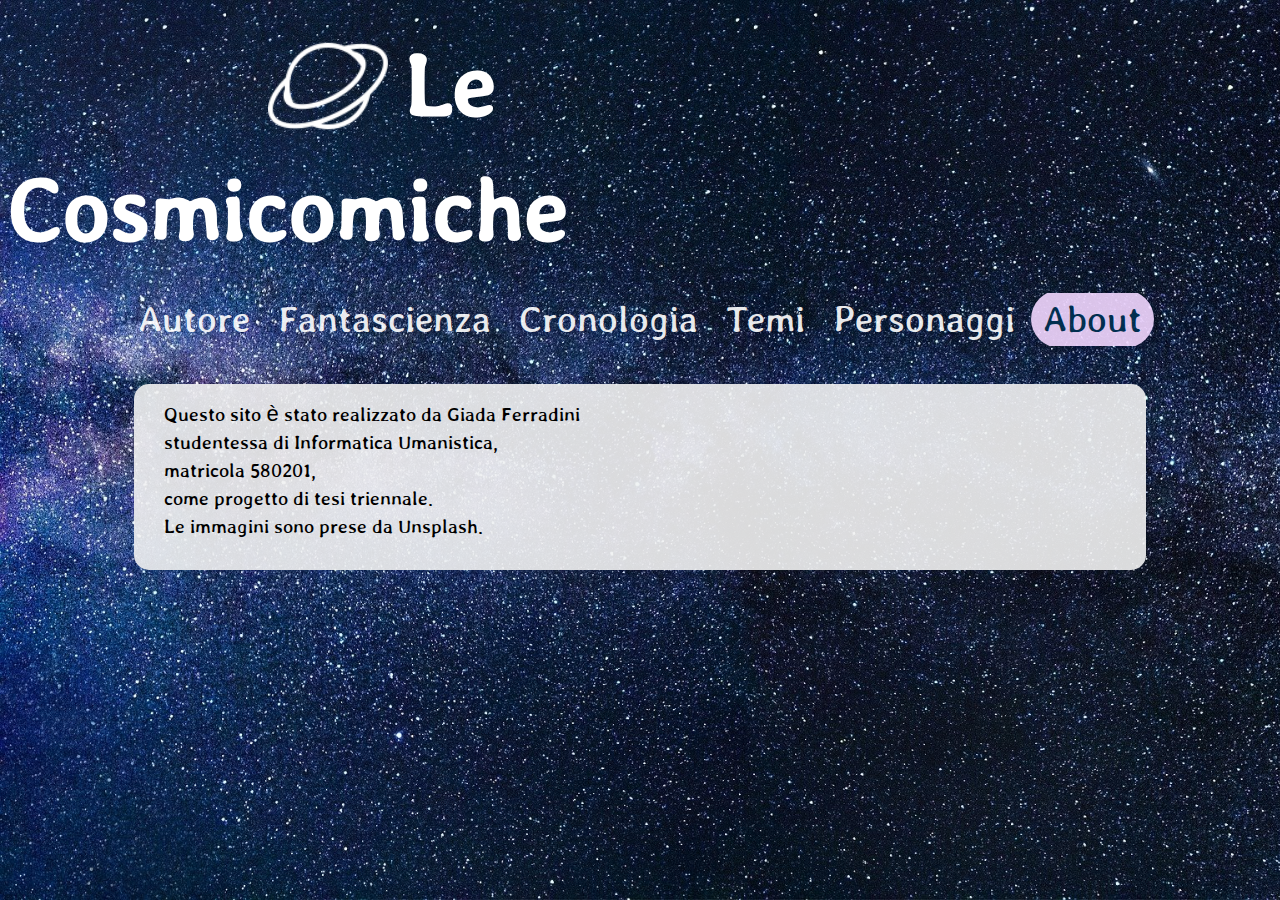
<file: About.html>
<!DOCTYPE html>
<html lang="it">
	<head>
		<title>Le Cosmicomiche</title>
		<meta charset= "utf-8">
		<link rel= "stylesheet" href= "Index.css">
		<script src="ButtonToTop.js"></script>
	</head>
	<body>
		<a href="index.html"><img class="icona" src="Immagini/Icona3.png"/></a>
		<h1><a href="index.html" id="titolo"> Le Cosmicomiche </a></h1>
		<nav>			
			<ul class="navmen">
				<li> <a href= "Autore.html"> Autore </a> </li>
				<li> <a href= "Fantascienza.html"> Fantascienza </a> </li>
				<li> <a href= "Cronologia.html"> Cronologia </a> </li>
				<li> <a href= "Temi.html"> Temi </a> </li>
				<li> <a href= "Personaggi.html"> Personaggi </a> </li>
				<li> <a id="selezionatomenu" href= "About.html"> About </a> </li>
			</ul>
		</nav>
		<div class="contenitore"> <p> Questo sito è stato realizzato da Giada Ferradini <br/> 
		studentessa di Informatica Umanistica, <br/> matricola 580201, <br/> come progetto di tesi triennale. 
		<br/> Le immagini sono prese da Unsplash. <br/>
		</p>
		</div>
		
	</body>
</html>
</file>
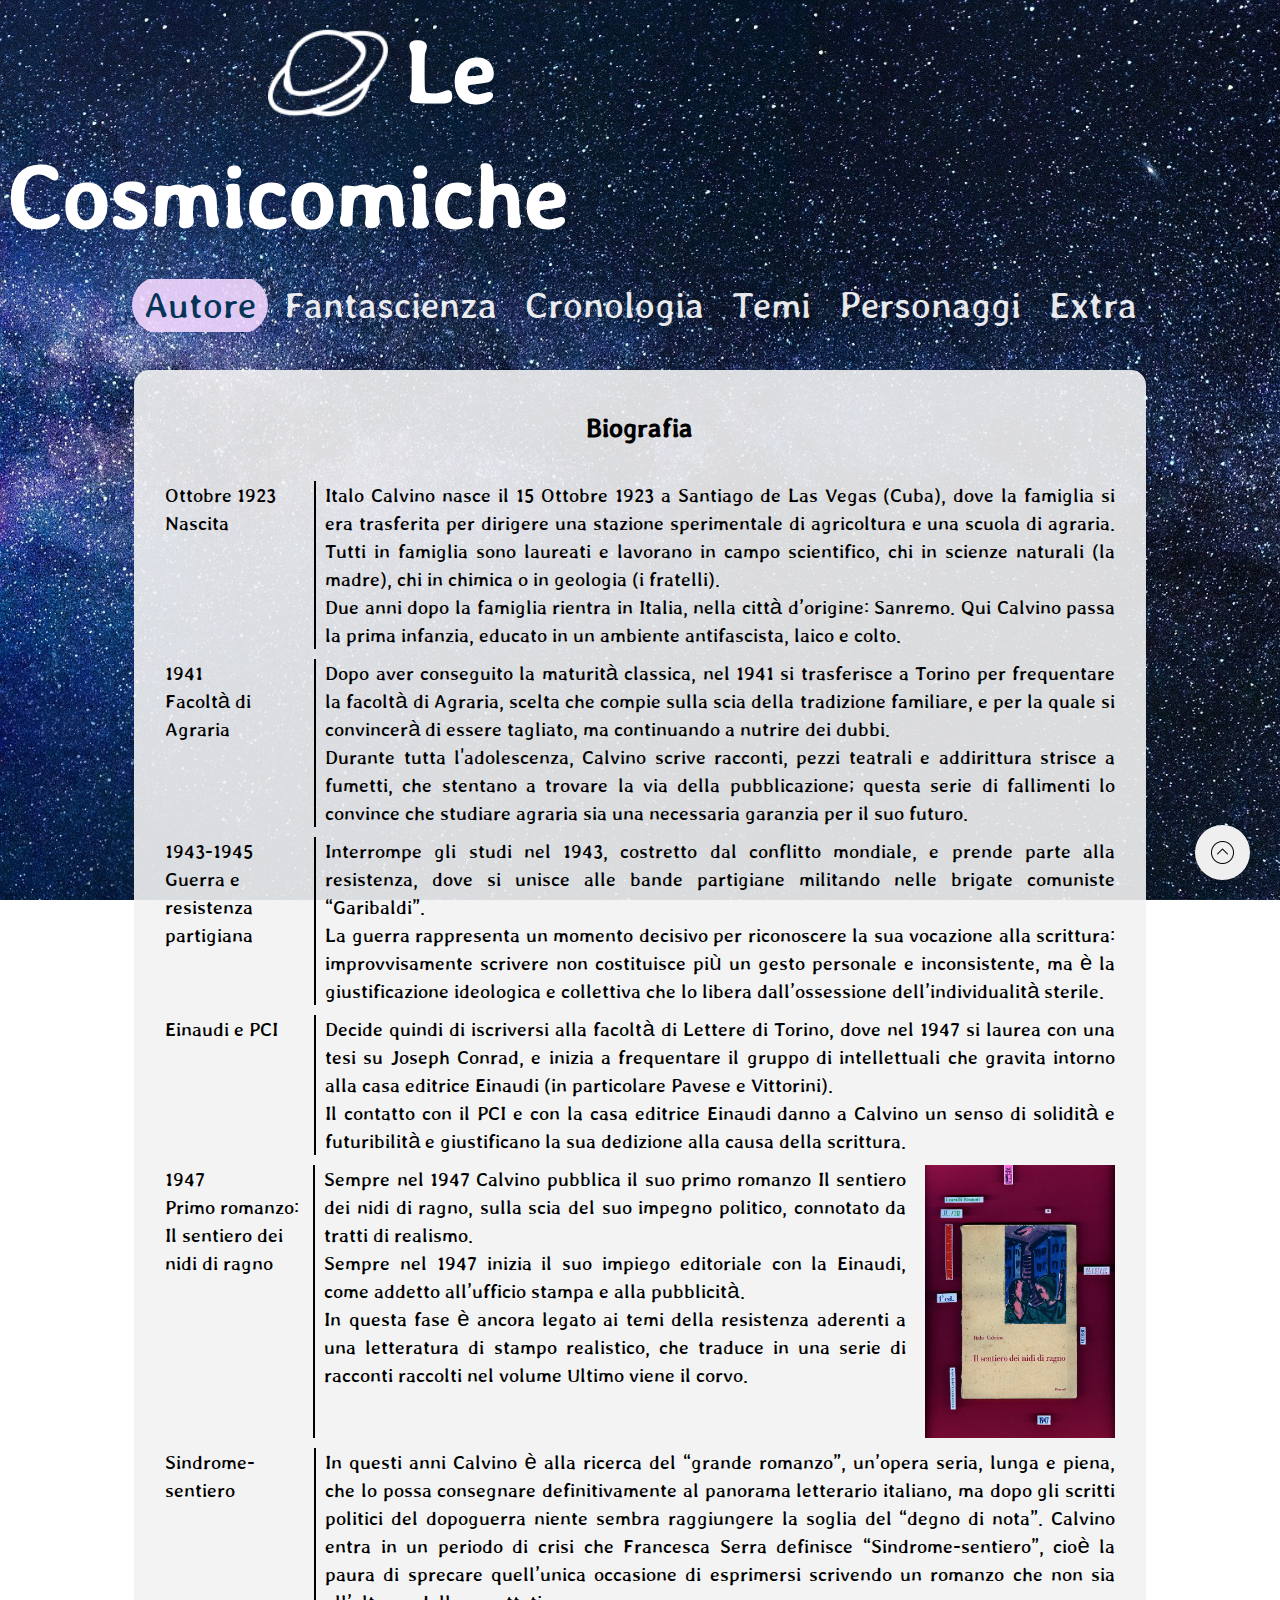
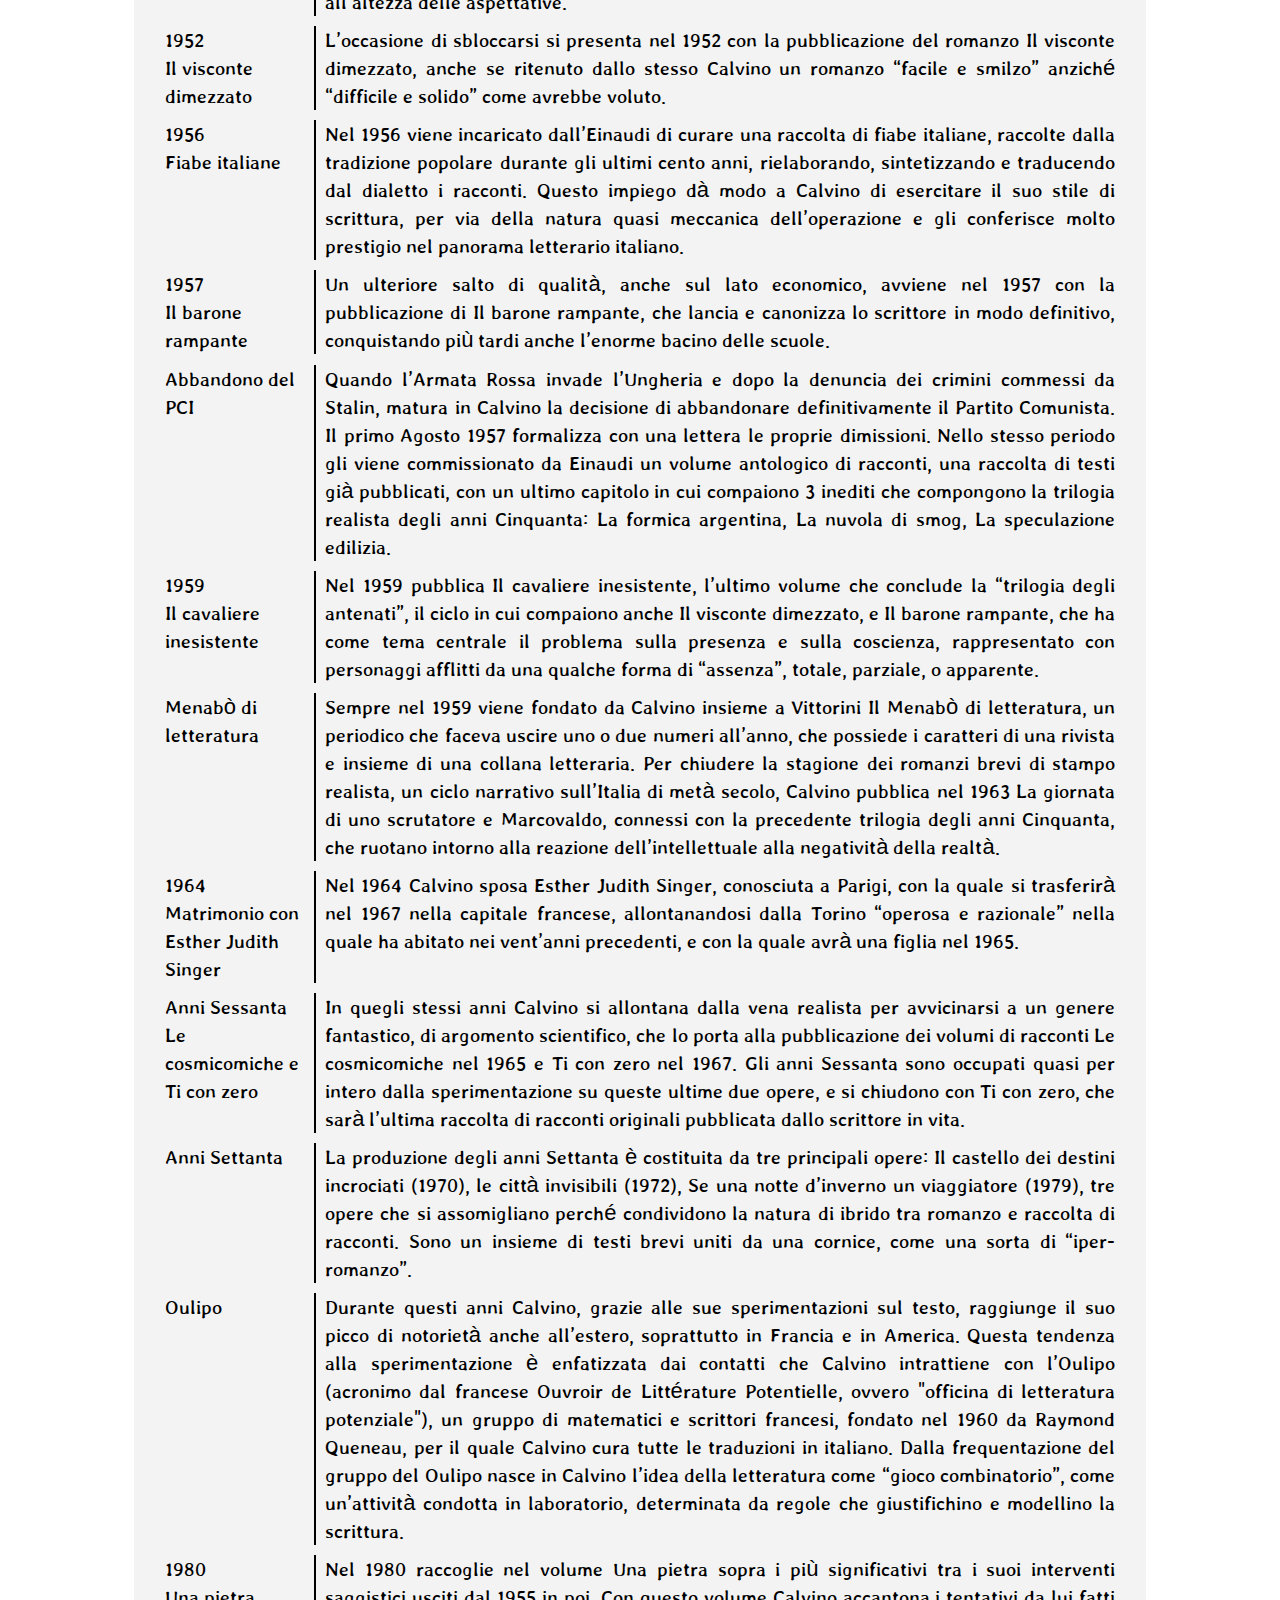
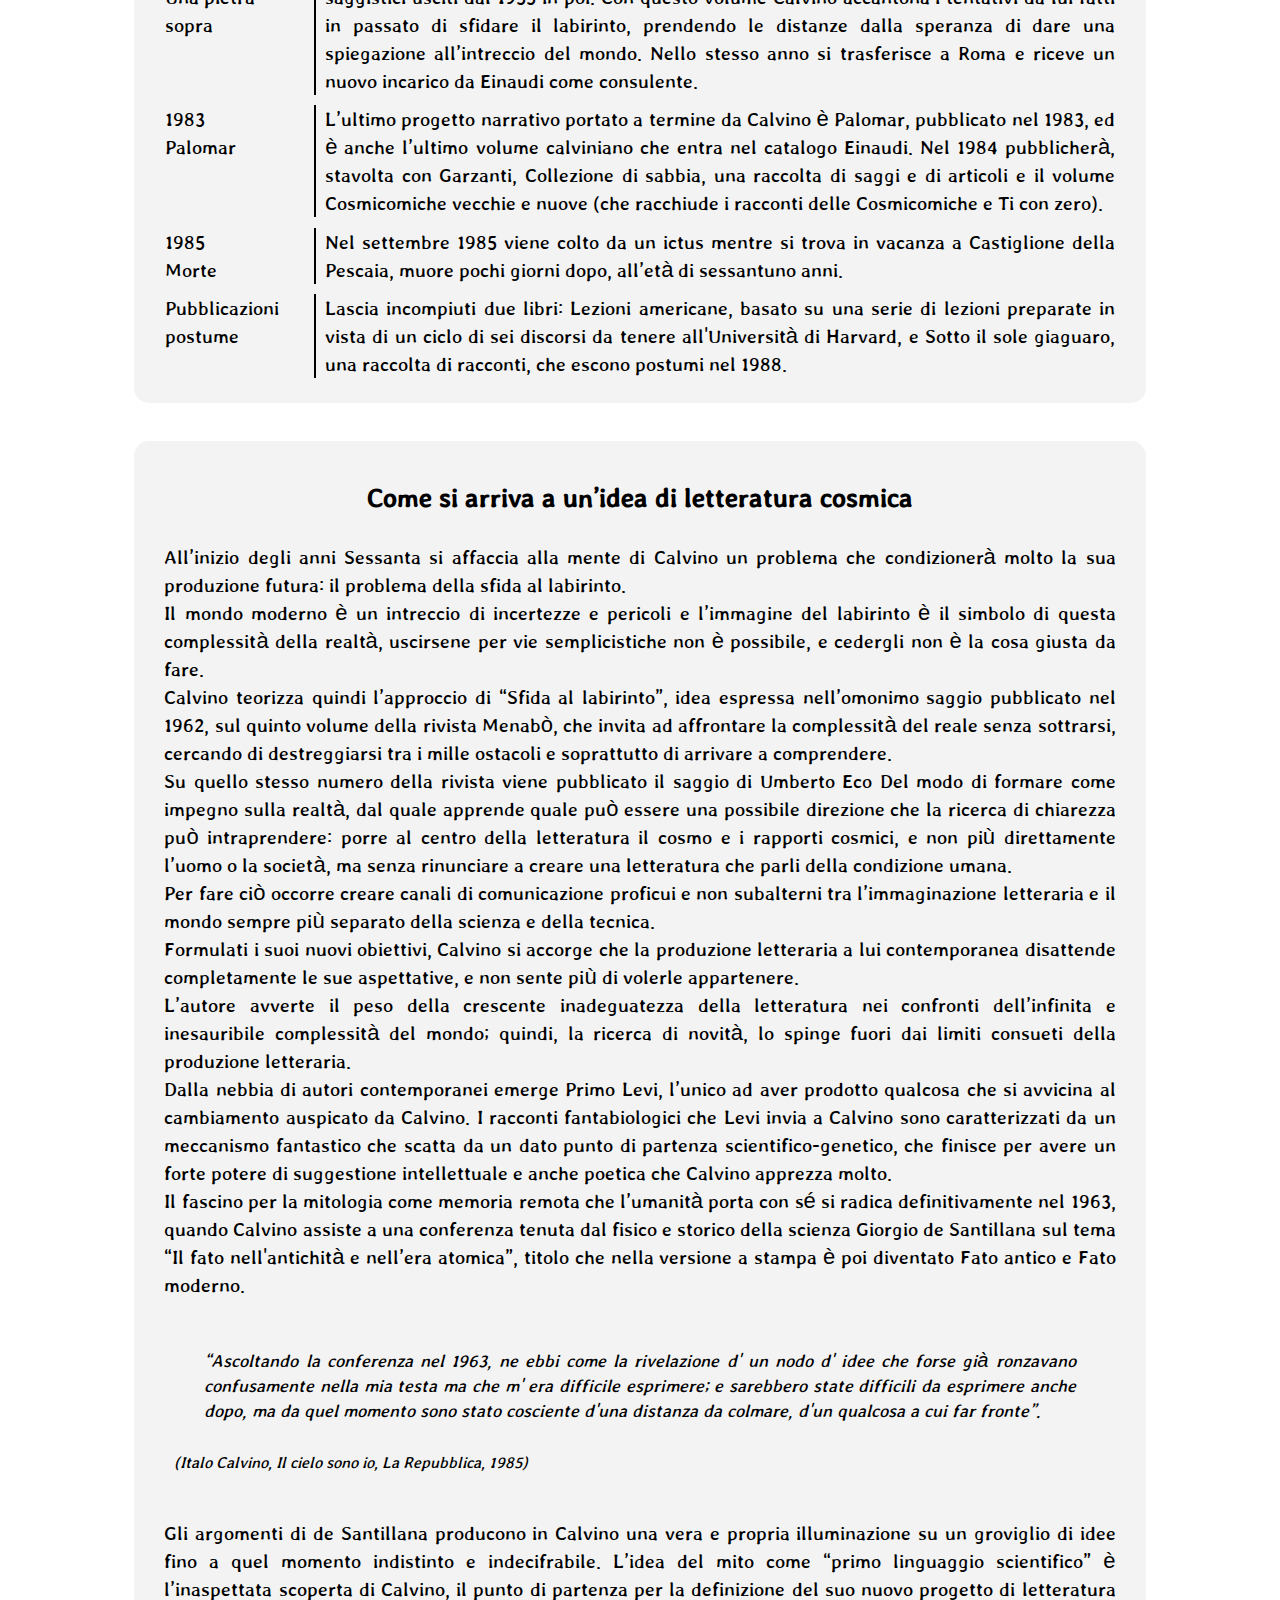
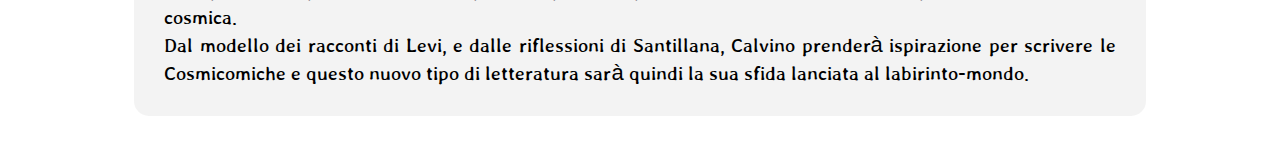
<file: Autore.html>
<html lang="it">
	<head>
		<title>Le Cosmicomiche</title>
		<meta charset= "utf-8">
		<link rel= "stylesheet" href= "Index.css">
        <script src="ButtonToTop.js"></script>
        <link rel="icon" href="Immagini/Favicon1.png" type="image/png">
	</head>
	<body>
		<a href="index.html"><img class="icona" src="Immagini/Icona3.png"/></a>
		<h1><a href="index.html" id="titolo"> Le Cosmicomiche </a></h1>
		<nav>			
			<ul class="navmen">
				<li> <a id="selezionatomenu" href= "Autore.html"> Autore </a> </li>
				<li> <a href= "Fantascienza.html"> Fantascienza </a> </li>
				<li> <a href= "Cronologia.html"> Cronologia </a> </li>
				<li> <a href= "Temi.html"> Temi </a> </li>
				<li> <a href= "Personaggi.html"> Personaggi </a> </li>
				<li> <a href= "TiConZero.html"> Extra </a> </li>
			</ul>
		</nav>

        <button onclick="topFunction()" id="myBtn" title="Go to top"><img class="imgMybtn" src="Immagini/FrecciaSu.png"/></button>
    
        <div class="contenitoreAutore">
            <h2>Biografia</h2>
            <div class="biografia">
                <div class="date">Ottobre 1923</br>Nascita</div>
                <div class="testo">
                    Italo Calvino nasce il 15 Ottobre 1923 a Santiago de Las Vegas 
                    (Cuba), dove la famiglia si era trasferita per dirigere una stazione sperimentale di 
                    agricoltura e una scuola di agraria. Tutti in famiglia sono laureati e lavorano in campo 
                    scientifico, chi in scienze naturali (la madre), chi in chimica o in geologia (i fratelli).
                    </br>
                    Due anni dopo la famiglia rientra in Italia, nella città d’origine: Sanremo. Qui Calvino 
                    passa la prima infanzia, educato in un ambiente antifascista, laico e colto.
                </div>
            </div>
            <div class="biografia">
                <div class="date">1941</br>Facoltà di Agraria</div>
                <div class="testo">Dopo aver conseguito la maturità classica, nel 1941 si trasferisce 
                    a Torino per frequentare la facoltà di Agraria, scelta che compie sulla scia della tradizione 
                    familiare, e per la quale si convincerà di essere tagliato, ma continuando a nutrire dei dubbi.</br> 
                    Durante tutta l'adolescenza, Calvino scrive racconti, pezzi teatrali e addirittura strisce a 
                    fumetti, che stentano a trovare la via della pubblicazione; questa serie di fallimenti lo 
                    convince che studiare agraria sia una necessaria garanzia per il suo futuro.
                </div>
            </div>
            <div class="biografia">
                <div class="date">1943-1945</br>Guerra e resistenza partigiana</div>
                <div class="testo">Interrompe gli studi nel 1943, costretto dal conflitto mondiale, 
                    e prende parte alla resistenza, dove si unisce alle bande partigiane militando nelle brigate 
                    comuniste “Garibaldi”.</br>
                    La guerra rappresenta un momento decisivo per riconoscere la sua vocazione alla scrittura: 
                    improvvisamente scrivere non costituisce più un gesto personale e inconsistente, ma è la 
                    giustificazione ideologica e collettiva che lo libera dall’ossessione dell’individualità 
                    sterile.</div>
            </div>
            <div class="biografia">
                <div class="date">Einaudi e PCI</div>
                <div class="testo">Decide quindi di iscriversi alla facoltà di Lettere di Torino, dove nel 
                    1947 si laurea con una tesi su Joseph Conrad, e inizia a frequentare il gruppo di intellettuali che 
                    gravita intorno alla casa editrice Einaudi (in particolare Pavese e Vittorini).</br>
                    Il contatto con il PCI e con la casa editrice Einaudi danno a Calvino un senso di solidità e 
                    futuribilità e giustificano la sua dedizione alla causa della scrittura.
                </div>
            </div>
            <div class="biografia">
                <div class="date">1947</br>Primo romanzo:</br>Il sentiero dei nidi di ragno</div>
                <div class="testo" id="testoSNR">Sempre nel 1947 Calvino pubblica il suo primo romanzo Il sentiero dei 
                    nidi di ragno, sulla scia del suo impegno politico, connotato da tratti di realismo.</br>
                    Sempre nel 1947 inizia il suo impiego editoriale con la Einaudi, come addetto all’ufficio stampa e 
                    alla pubblicità.</br>
                    In questa fase è ancora legato ai temi della resistenza aderenti a una letteratura di stampo 
                    realistico, che traduce in una serie di racconti raccolti nel volume Ultimo viene il corvo.
                </div>
                <img id="CopertinaSNR" src="Immagini/CopertinaSNR.jpg"> 
            </div>
            <div class="biografia">
                <div class="date">Sindrome-sentiero</div>
                <div class="testo">In questi anni Calvino è alla ricerca del “grande romanzo”, un’opera 
                    seria, lunga e piena, che lo possa consegnare definitivamente al panorama letterario italiano, 
                    ma dopo gli scritti politici del dopoguerra niente sembra raggiungere la soglia del “degno di nota”. 
                    Calvino entra in un periodo di crisi che Francesca Serra definisce “Sindrome-sentiero”, cioè la 
                    paura di sprecare quell’unica occasione di esprimersi scrivendo un romanzo che non sia all’altezza 
                    delle aspettative.
                </div>
            </div>
            <div class="biografia">
                <div class="date">1952</br>Il visconte dimezzato</div>
                <div class="testo">L’occasione di sbloccarsi si presenta nel 1952 con la pubblicazione 
                    del romanzo Il visconte dimezzato, anche se ritenuto dallo stesso Calvino un romanzo “facile e smilzo” 
                    anziché “difficile e solido” come avrebbe voluto.
                </div>
            </div>
            <div class="biografia">
                <div class="date">1956</br>Fiabe italiane</div>
                <div class="testo">Nel 1956 viene incaricato dall’Einaudi di curare una raccolta di fiabe italiane,
                    raccolte dalla tradizione popolare durante gli ultimi cento anni, rielaborando, sintetizzando e traducendo dal dialetto i racconti. 
                    Questo impiego dà modo a Calvino di esercitare il suo stile di scrittura, per via della natura quasi meccanica dell’operazione 
                    e gli conferisce molto prestigio nel panorama letterario italiano.
                </div>
            </div>
            <div class="biografia">
                <div class="date">1957</br>Il barone rampante</div>
                <div class="testo">Un ulteriore salto di qualità, anche sul lato economico, avviene nel 1957 con la pubblicazione di Il barone rampante, 
                    che lancia e canonizza lo scrittore in modo definitivo, conquistando più tardi anche l’enorme bacino delle scuole.
                </div>
            </div>
            <div class="biografia">
                <div class="date">Abbandono del PCI</div>
                <div class="testo">Quando l’Armata Rossa invade l’Ungheria e dopo la denuncia dei crimini commessi da Stalin, 
                    matura in Calvino la decisione di abbandonare definitivamente il Partito Comunista. Il primo Agosto 1957 
                    formalizza con una lettera le proprie dimissioni. Nello stesso periodo gli viene commissionato da Einaudi 
                    un volume antologico di racconti, una raccolta di testi già pubblicati, con un ultimo capitolo in cui compaiono 3 inediti 
                    che compongono la trilogia realista degli anni Cinquanta: La formica argentina, La nuvola di smog, La speculazione edilizia.
                </div>
            </div>
            <div class="biografia">
                <div class="date">1959</br>Il cavaliere inesistente</div>
                <div class="testo">Nel 1959 pubblica Il cavaliere inesistente, l’ultimo volume che conclude 
                    la “trilogia degli antenati”, il ciclo in cui compaiono anche Il visconte dimezzato, e Il barone rampante, 
                    che ha come tema centrale il problema sulla presenza e sulla coscienza, rappresentato con personaggi afflitti da una qualche 
                    forma di “assenza”, totale, parziale, o apparente.
                </div>
            </div>
            <div class="biografia">
                <div class="date">Menabò di letteratura</div>
                <div class="testo">Sempre nel 1959 viene fondato da Calvino insieme a Vittorini Il Menabò di letteratura, 
                    un periodico che faceva uscire uno o due numeri all’anno, che possiede i caratteri di una rivista e insieme di una collana letteraria.
                    Per chiudere la stagione dei romanzi brevi di stampo realista, un ciclo narrativo sull’Italia di metà secolo, 
                    Calvino pubblica nel 1963 La giornata di uno scrutatore e Marcovaldo, connessi con la precedente trilogia degli anni Cinquanta, 
                    che ruotano intorno alla reazione dell’intellettuale alla negatività della realtà.
                </div>
            </div>
            <div class="biografia">
                <div class="date">1964</br>Matrimonio con Esther Judith Singer</div>
                <div class="testo">Nel 1964 Calvino sposa Esther Judith Singer, conosciuta a Parigi, con la quale si trasferirà nel 1967 
                    nella capitale francese, allontanandosi dalla Torino “operosa e razionale” nella quale ha abitato nei  vent’anni precedenti, 
                    e con la quale avrà una figlia nel 1965.
                </div>
            </div>
            <div class="biografia">
                <div class="date">Anni Sessanta</br>Le cosmicomiche e Ti con zero</div>
                <div class="testo">In quegli stessi anni Calvino si allontana dalla vena realista per avvicinarsi a un genere fantastico, 
                    di argomento scientifico, che lo porta alla pubblicazione dei volumi di racconti Le cosmicomiche nel 1965 e Ti con zero nel 1967.
                    Gli anni Sessanta sono occupati quasi per intero dalla sperimentazione su queste ultime due opere, e si chiudono con Ti con zero, 
                    che sarà l’ultima raccolta di racconti originali pubblicata dallo scrittore in vita.
                </div>
            </div>
            <div class="biografia">
                <div class="date">Anni Settanta</div>
                <div class="testo">La produzione degli anni Settanta è costituita da tre principali opere: 
                    Il castello dei destini incrociati (1970), le città invisibili (1972), Se una notte d’inverno un viaggiatore (1979), 
                    tre opere che si assomigliano perché condividono la natura di ibrido tra romanzo e raccolta di racconti. 
                    Sono un insieme di testi brevi uniti da una cornice, come una sorta di “iper-romanzo”.
                </div>
            </div>
            <div class="biografia">
                <div class="date">Oulipo</div>
                <div class="testo">Durante questi anni Calvino, grazie alle sue sperimentazioni sul testo, 
                    raggiunge il suo picco di notorietà anche all’estero, soprattutto in Francia e in America. 
                    Questa tendenza alla sperimentazione è enfatizzata dai contatti che Calvino intrattiene con l’Oulipo 
                    (acronimo dal francese Ouvroir de Littérature Potentielle, ovvero "officina di letteratura potenziale"), 
                    un gruppo di matematici e scrittori francesi, fondato nel 1960 da Raymond Queneau, per il quale Calvino cura tutte le traduzioni in italiano.
                    Dalla frequentazione del gruppo del Oulipo nasce in Calvino l’idea della letteratura come “gioco combinatorio”, 
                    come un’attività condotta in laboratorio, determinata da regole che giustifichino e modellino la scrittura.
                </div>
            </div>
            <div class="biografia">
                <div class="date">1980</br>Una pietra sopra</div>
                <div class="testo">Nel 1980 raccoglie nel volume Una pietra sopra i più significativi tra i suoi interventi saggistici 
                    usciti dal 1955 in poi. Con questo volume Calvino accantona i tentativi da lui fatti in passato di sfidare il labirinto, 
                    prendendo le distanze dalla speranza di dare una spiegazione all’intreccio del mondo. 
                    Nello stesso anno si trasferisce a Roma e riceve un nuovo incarico da Einaudi come consulente.
                </div>
            </div>
            <div class="biografia">
                <div class="date">1983</br>Palomar</div>
                <div class="testo">L’ultimo progetto narrativo portato a termine da Calvino è Palomar, pubblicato nel 1983, 
                    ed è anche l’ultimo volume calviniano che entra nel catalogo Einaudi. 
                    Nel 1984 pubblicherà, stavolta con Garzanti, Collezione di sabbia, una raccolta di saggi e di articoli 
                    e il volume Cosmicomiche vecchie e nuove (che racchiude i racconti delle Cosmicomiche e Ti con zero).
                </div>
            </div>
            <div class="biografia">
                <div class="date">1985</br>Morte</div>
                <div class="testo">Nel settembre 1985 viene colto da un ictus mentre si trova in vacanza 
                    a Castiglione della Pescaia, muore pochi giorni dopo, all’età di sessantuno anni.
                </div>
            </div>
            <div class="biografia">
                <div class="date">Pubblicazioni postume</div>
                <div class="testo">Lascia incompiuti due libri: Lezioni americane, basato su una serie di lezioni 
                    preparate in vista di un ciclo di sei discorsi da tenere all'Università di Harvard, e Sotto il sole giaguaro, 
                    una raccolta di racconti, che escono postumi nel 1988.
                </div>
            </div>

        </div>

        <div class="contenitore">
			<h2> Come si arriva a un’idea di letteratura cosmica </h2>
			<p>
			All’inizio degli anni Sessanta si affaccia alla mente di Calvino un problema che condizionerà molto la sua produzione futura: 
			il problema della sfida al labirinto. </br>
			Il mondo moderno è un intreccio di incertezze e pericoli e l’immagine del labirinto è il simbolo di questa complessità della realtà, 
			uscirsene per vie semplicistiche non è possibile, e cedergli non è la cosa giusta da fare. </br>
			Calvino teorizza quindi l’approccio di “Sfida al labirinto”, idea espressa nell’omonimo saggio pubblicato nel 1962, 
			sul quinto volume della rivista Menabò, che invita ad affrontare la complessità del reale senza sottrarsi, 
			cercando di destreggiarsi tra i mille ostacoli e soprattutto di arrivare a comprendere. </br>
			Su quello stesso numero della rivista viene pubblicato il saggio di Umberto Eco  Del modo di formare come impegno sulla realtà,  
			dal quale apprende quale può essere una possibile direzione che la ricerca di chiarezza può intraprendere: 
			porre al centro della letteratura il cosmo e i rapporti cosmici, e non più direttamente l’uomo o la società, 
			ma senza rinunciare a creare una letteratura che parli della condizione umana. </br>
			Per fare ciò occorre creare canali di comunicazione proficui e non subalterni tra l’immaginazione letteraria 
			e il mondo sempre più separato della scienza e della tecnica. </br>
			Formulati i suoi nuovi obiettivi, Calvino si accorge che la produzione letteraria a lui contemporanea 
			disattende completamente le sue aspettative, e non sente più di volerle appartenere. </br>
			L’autore avverte il peso della crescente inadeguatezza della letteratura nei confronti dell’infinita e inesauribile 
			complessità del mondo; quindi, la ricerca di novità, lo spinge fuori dai limiti consueti della produzione letteraria. </br>
			Dalla nebbia di autori contemporanei emerge Primo Levi, l’unico ad aver prodotto qualcosa che si avvicina al cambiamento auspicato da Calvino. 
			I racconti fantabiologici che Levi invia a Calvino sono caratterizzati da un meccanismo fantastico che scatta 
			da un dato punto di partenza scientifico-genetico, che finisce per avere un forte potere di suggestione intellettuale 
			e anche poetica che Calvino apprezza molto. </br>
			Il fascino per la mitologia come memoria remota che l’umanità porta con sé si radica definitivamente nel 1963, 
			quando Calvino assiste a una conferenza tenuta dal fisico e storico della scienza Giorgio de Santillana sul tema 
			“Il fato nell'antichità e nell’era atomica”, titolo che nella versione a stampa è poi diventato Fato antico e Fato moderno. </br>
			</br>
			</p>
			<blockquote>
			<p class="citazione-testo">
			“Ascoltando la conferenza nel 1963, ne ebbi come la rivelazione d' un nodo d' idee che forse già ronzavano confusamente 
			nella mia testa ma che m' era difficile esprimere; e sarebbero state difficili da esprimere anche dopo, 
			ma da quel momento sono stato cosciente d'una distanza da colmare, d'un qualcosa a cui far fronte”. </p></br>
			<cite class="citazione-fonte">(Italo Calvino, Il cielo sono io, La Repubblica, 1985)</cite> </br>
			</blockquote>
			</br>
			<p>
			Gli argomenti di de Santillana producono in Calvino una vera e propria illuminazione su un groviglio di idee 
			fino a quel momento indistinto e indecifrabile. L’idea del mito come “primo linguaggio scientifico” è l’inaspettata 
			scoperta di Calvino, il punto di partenza per la definizione del suo nuovo progetto di letteratura cosmica. </br>
			Dal modello dei racconti di Levi, e dalle riflessioni di Santillana, Calvino prenderà ispirazione per scrivere 
			le Cosmicomiche e questo nuovo tipo di letteratura sarà quindi la sua sfida lanciata al labirinto-mondo.
			</p>
		</div>



    </body>
</html>
</file>
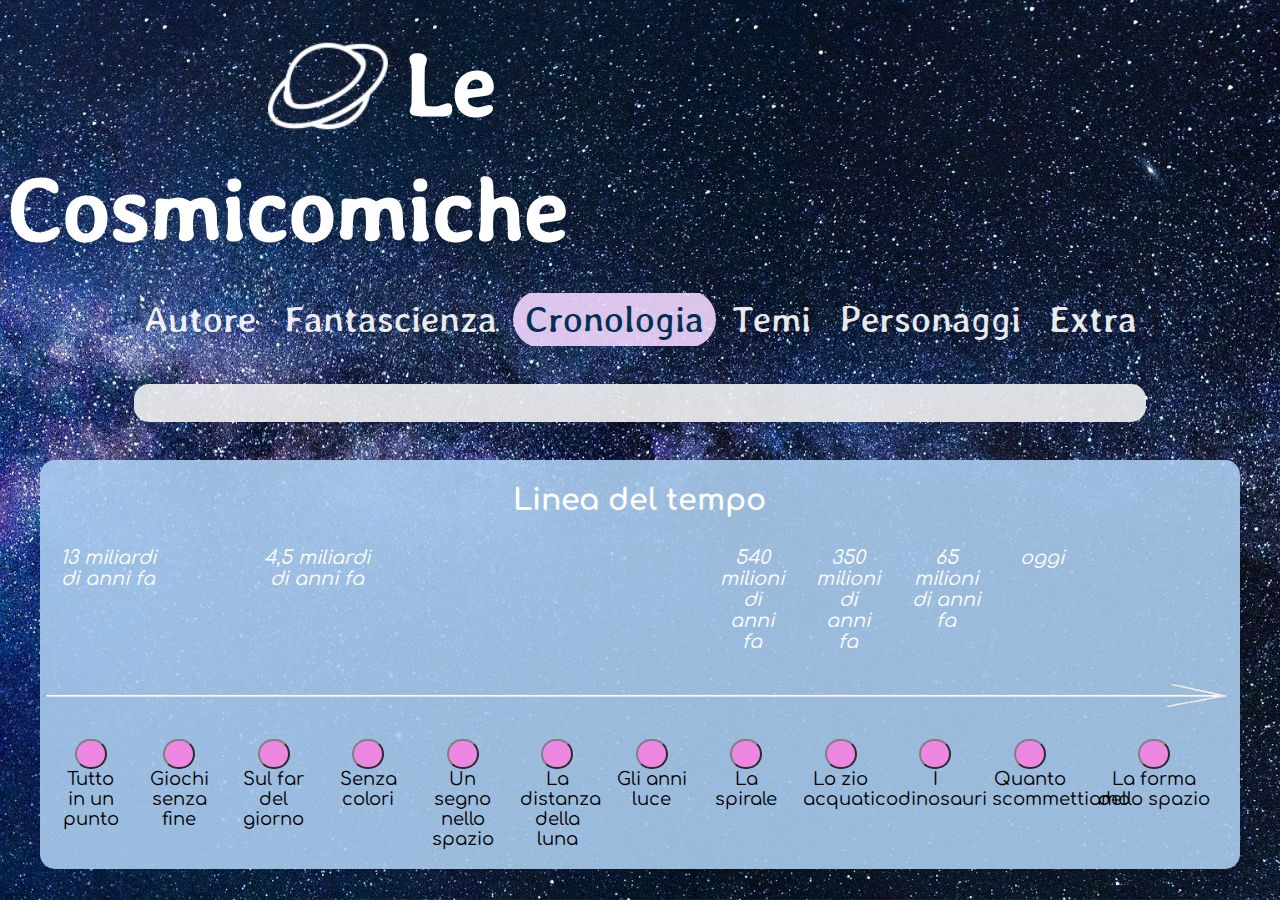
<file: Cronologia.html>
<!DOCTYPE html>
<html lang="it">
	<head>
		<title>Le Cosmicomiche</title>
		<meta charset= "utf-8">
		<link rel= "stylesheet" href= "Index.css">
		<script src="Cronologia.js"></script>
		<link rel="icon" href="Immagini/Favicon1.png" type="image/png">
	</head>
	<body>
		
		<a href="index.html"><img class="icona" src="Immagini/Icona3.png"/></a>
		<h1><a href="index.html" id="titolo"> Le Cosmicomiche </a></h1>
		<nav>			
			<ul class="navmen">
				<li> <a href= "Autore.html"> Autore </a> </li>
				<li> <a href= "Fantascienza.html"> Fantascienza </a> </li>
				<li> <a id="selezionatomenu" href= "Cronologia.html"> Cronologia </a> </li>
				<li> <a href= "Temi.html"> Temi </a> </li>
				<li> <a href= "Personaggi.html"> Personaggi </a> </li>
				<li> <a href= "TiConZero.html"> Extra </a> </li>
			</ul>
		</nav>

		<div class="contenitore">

		</div>

		<div class="cronologia">
			
			<h2 id="titlinea">Linea del tempo</h2>
			
			<div class="grid-container">
				<div class="grid-item"><em>13 miliardi</em></br><em>di anni fa</em></div>
				<div class="grid-item"><em>4,5 miliardi</em></br><em> di anni fa</em></div>
				<div class="grid-item"><em>540 milioni</em></br><em>di anni fa</em></div>
				<div class="grid-item"><em>350 milioni</em></br><em> di anni fa</em></div>
				<div class="grid-item"><em>65 milioni</em></br><em> di anni fa</em></div>
				<div class="grid-item"><em>oggi</em></div>
			</div>
			<div><img id="freccia" src="Immagini/FrecciaBianca2.png"/></div>
		
			<div class="grid-container-2">
  				<div class="grid-item-2"><input type="button" id="1" class="bottone-grid"></input></br>Tutto in un punto</div>
  				<div class="grid-item-2"><input type="button" id="2" class="bottone-grid"></input></br>Giochi senza fine</div>
  				<div class="grid-item-2"><input type="button" id="3" class="bottone-grid"></input></br>Sul far del giorno</div>  
 				<div class="grid-item-2"><input type="button" id="4" class="bottone-grid"></input></br>Senza colori</div>
  				<div class="grid-item-2"><input type="button" id="5" class="bottone-grid"></input></br>Un segno nello spazio</div>
  				<div class="grid-item-2"><input type="button" id="6" class="bottone-grid"></input></br>La distanza della luna</div>  
  				<div class="grid-item-2"><input type="button" id="7" class="bottone-grid"></input></br>Gli anni luce</div>
  				<div class="grid-item-2"><input type="button" id="8" class="bottone-grid"></input></br>La spirale</div>
  				<div class="grid-item-2"><input type="button" id="9" class="bottone-grid"></input></br>Lo zio acquatico</div>
 				<div class="grid-item-2"><input type="button" id="10" class="bottone-grid"></input></br>I dinosauri</div>
  				<div class="grid-item-2"><input type="button" id="11" class="bottone-grid"></input></br>Quanto scommettiamo</div>
  				<div class="grid-item-2"><input type="button" id="12" class="bottone-grid"></input></br>La forma dello spazio</div>  
			</div>
		</div>
		
		<div id="racconto1" class="contenitore">
			<h2>Tutto in un punto</h2>
			<p>
			Attraverso i calcoli iniziati da Edwin P. Hubble sulla velocità d'allontanamento delle galassie, </br> 
			si può stabilire il momento in cui tutta la materia dell'universo era concentrata in un punto solo, </br>
			prima di cominciare a espandersi nello spazio.
			</p>
		</div>
		<div id="racconto2" class="contenitore">
			<h2>Giochi senza fine</h2>
			<p>
			Se le galassie s'allontanano, la rarefazione dell'universo è compensata
			dalla formazione di nuove galassie composte di materia che si crea ex novo. </br>
			Per mantenere stabile la densità media dell'universo, basta che si crei un
			atomo d'idrogeno ogni 250 milioni d'anni per 40 centimetri cubi di spazio in
			espansione. </br> 
			(Questa teoria, detta dello «stato continuo», è stata contrapposta
			all'altra ipotesi che l'universo abbia avuto origine in un momento preciso, da
			una gigantesca esplosione).
			</p>
		</div>
		<div id="racconto3" class="contenitore">
			<h2>Sul far del giorno</h2>
			<p>
			I pianeti del sistema solare, spiega G.P. Kuiper, cominciarono a
			solidificarsi nelle tenebre per la condensazione d'una fluida e informe
			nebulosa. Tutto era freddo e buio. più tardi il Sole prese a concentrarsi fino
			a che si ridusse quasi alle dimensioni attuali, e in questo sforzo la
			temperatura salì, salì a migliaia di gradi e prese a emettere radiazioni nello
			spazio.
			</p>
		</div>
		<div id="racconto4" class="contenitore">
			<h2>Senza colori</h2>
			<p>
			Prima di formarsi la sua atmosfera e i suoi oceani, la Terra doveva avere
			l'aspetto d'una palla grigia roteante nello spazio. Come ora è la Luna: là
			dove i raggi ultravioletti irradiati dal Sole arrivano senza schermi, i colori
			sono distrutti; per questo le rocce della superficie lunare, anziché colorate
			come quelle terrestri, sono d'un grigio morto e uniforme. Se la Terra mostra
			un volto multicolore è grazie all'atmosfera, che filtra quella luce micidiale.
			</p>
		</div>
		<div id="racconto5" class="contenitore">
			<h2>Un segno nello spazio</h2>
			<p>
			Situato nella zona esterna della Via Lattea, il Sole impiega circa 200
			milioni d'anni a compiere una rivoluzione completa della Galassia.
			</p>
		</div>
		<div id="racconto6" class="contenitore">
			<h2>La distanza della luna</h2>
			<p>
			Una volta, secondo Sir George H" Darwin, la Luna era molto vicina alla
			Terra. Furono le maree che a poco a poco la spinsero lontano: le maree che
			lei Luna provoca nelle acque terrestri e in cui la Terra perde lentamente
			energia.
			</p>
		</div>
		<div id="racconto7" class="contenitore">
			<h2>Gli anni luce</h2>
			<p>
			Quanto una galassia è più distante, tanto più velocemente s'allontana da
			noi. Una galassia che si trovasse a 10 miliardi di anniluce da noi, avrebbe
			una velocità di fuga pari a quella della luce, 300 mila chilometri al secondo.
			Già le «quasi- stelle» scoperte di recente sarebbero vicine a questa soglia.
			</p>
		</div>
		<div id="racconto8" class="contenitore">
			<h2>La spirale</h2>
			<p>
			Per la maggioranza dei molluschi, la forma organica visibile non ha molta
			importanza nella vita dei membri d'una specie, dato che essi non possono
			vedersi l'un l'altro o hanno solo una vaga percezione degli altri individui e
			dell'ambiente. Ciò non esclude che striature a colori vivaci e forme che
			appaiono bellissime al nostro sguardo (come in molte conchiglie di
			gasteropodi) esistano indipendentemente da ogni rapporto con la visibilità.
			</p>
		</div>
		<div id="racconto9" class="contenitore">
			<h2>Lo zio acquatico</h2>
			<p>
			I primi vertebrati che nel Carbonifero lasciarono la vita acquatica per
			quella terrestre, derivavano dai pesci ossei polmonati le cui pinne potevano
			essere ruotate sotto il corpo e usate come zampe sulla terra.
			</p>
		</div>
		<div id="racconto10" class="contenitore">
			<h2>I dinosauri</h2>
			<p>
			Misteriose restano le cause della rapida estinzione dei Dinosauri, che si
			erano evoluti e ingranditi per tutto il Triassico e il Giurassico e per 150
			milioni d'anni erano stati gli incontrastati dominatori dei continenti. Forse
			furono incapaci di adattarsi ai grandi cambiamenti di clima e di vegetazione
			che ebbero luogo nel Cretaceo. Alla fine di quell'epoca erano tutti morti.
			</p>
		</div>
		<div id="racconto11" class="contenitore">
			<h2>Quanto scommettiamo</h2>
			<p>
			La logica della cibernetica, applicata alla storia dell'universo, è sulla via
			di dimostrare come le Galassie, il Sistema solare, la Terra, la vita cellulare
			non potessero non nascere. Secondo la cibernetica, l'universo si forma
			attraverso una serie di «retroazioni» positive e negative, dapprima per la
			forza di gravità che concentra masse di idrogeno nella nube primitiva, poi
			per la forza nucleare e la forza centrifuga che si equilibrano con la prima.
			Dal momento in cui il processo si mette in moto, esso non può che seguire
			la logica di queste «retroazioni» a catena.
			</p>
		</div>
		<div id="racconto12" class="contenitore">
			<h2>La forma dello spazio</h2>
			<p>
			Le equazioni del campo gravitazionale che mettono in relazione la
			curvatura dello spazio con la distribuzione della materia stanno già entrando
			a far parte del senso comune.
			</p>
		</div>









		

		
	
	</body>
		
</html>
</file>
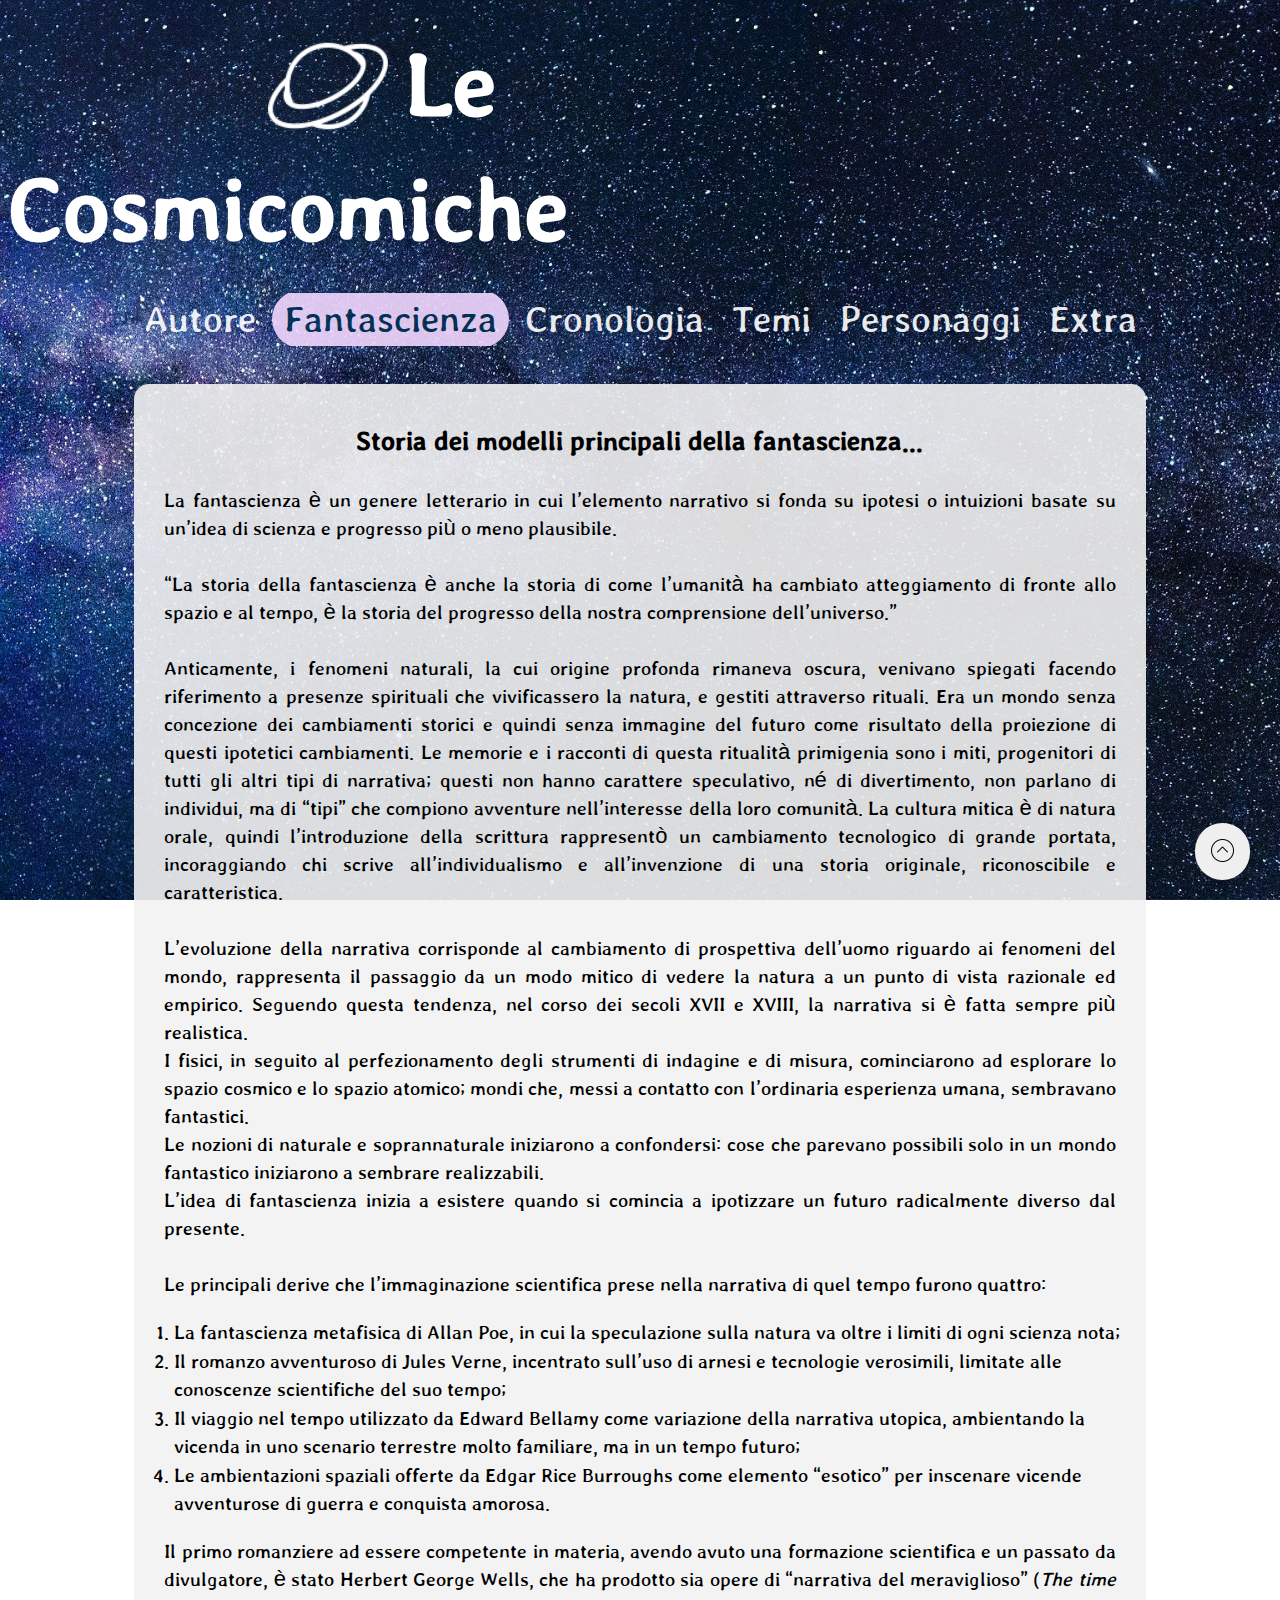
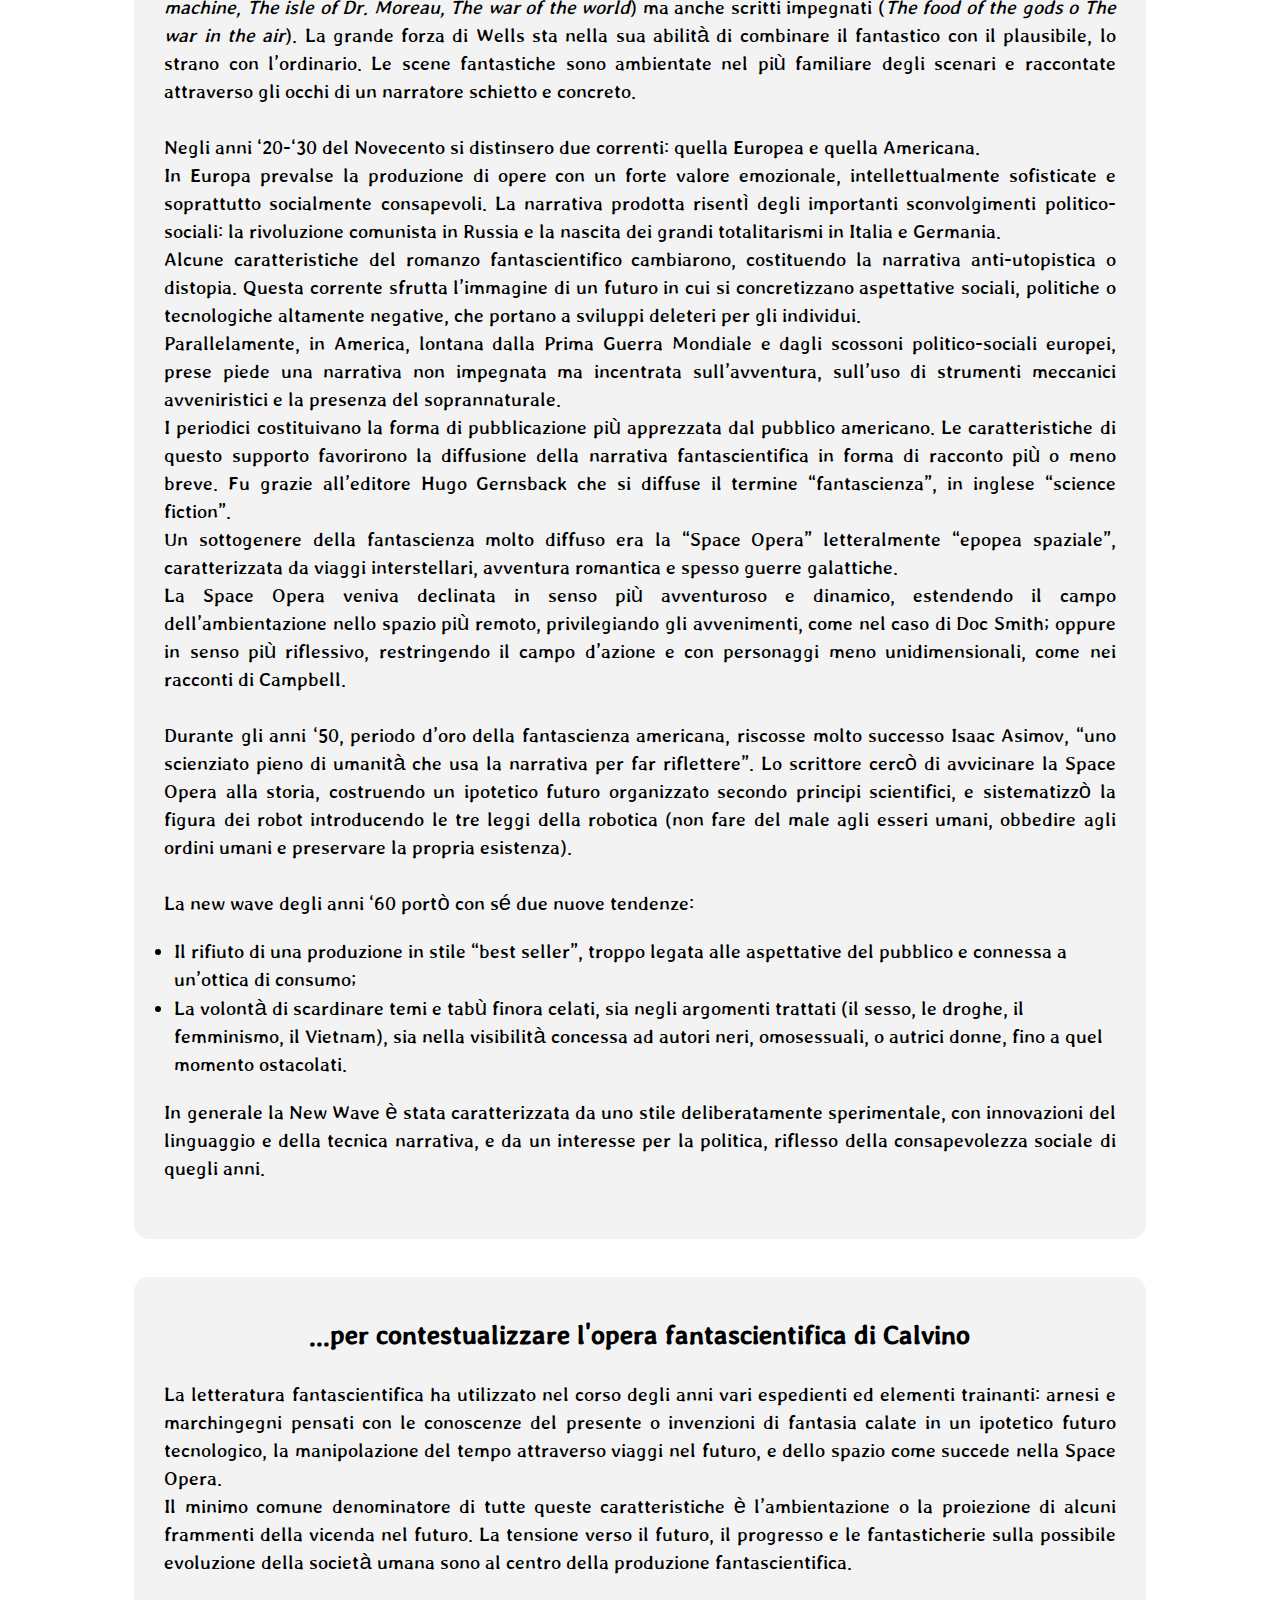
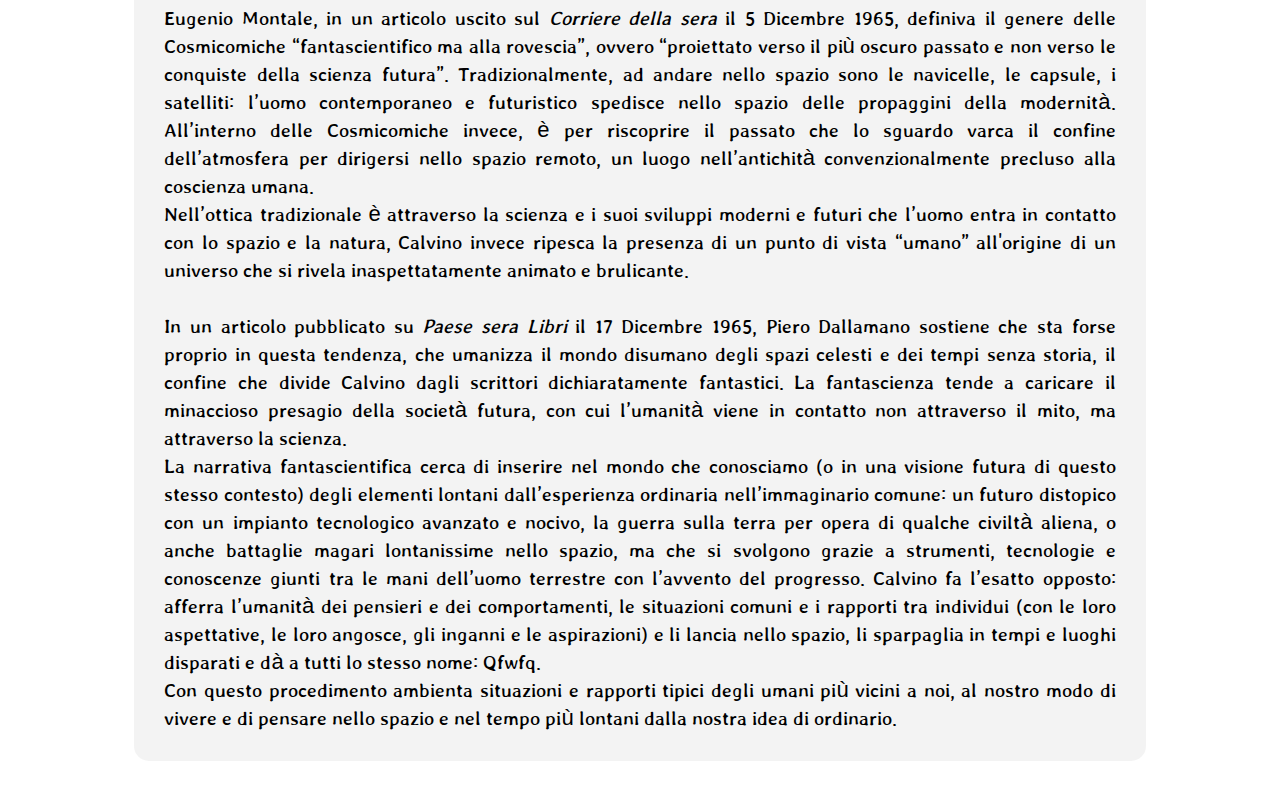
<file: Fantascienza.html>
<!DOCTYPE html>
<html lang="it">
	<head>
		<title>Le Cosmicomiche</title>
		<meta charset= "utf-8">
		<link rel= "stylesheet" href= "Index.css">
		<script src="ButtonToTop.js"></script>
		<link rel="icon" href="Immagini/Favicon1.png" type="image/png">
	</head>
	<body>
		<a href="index.html"><img class="icona" src="Immagini/Icona3.png"/></a>
		<h1><a href="index.html" id="titolo"> Le Cosmicomiche </a></h1>
		<nav>			
			<ul class="navmen">
				<li> <a href= "Autore.html"> Autore </a> </li>
				<li> <a id="selezionatomenu" href= "Fantascienza.html"> Fantascienza </a> </li>
				<li> <a href= "Cronologia.html"> Cronologia </a> </li>
				<li> <a href= "Temi.html"> Temi </a> </li>
				<li> <a href= "Personaggi.html"> Personaggi </a> </li>
				<li> <a href= "TiConZero.html"> Extra </a> </li>
			</ul>
		</nav>
		
		<button onclick="topFunction()" id="myBtn" title="Go to top"><img class="imgMybtn" src="Immagini/FrecciaSu.png"/></button>
		
		<div class="contenitore">
			<h2>Storia dei modelli principali della fantascienza...</h2>
			<p>La fantascienza è un genere letterario in cui l’elemento narrativo si fonda su ipotesi o 
			intuizioni basate su un’idea di scienza e progresso più o meno plausibile. 
			</br></br>“La storia della fantascienza è anche la storia di come l’umanità ha cambiato atteggiamento 
			di fronte allo spazio e al tempo, è la storia del progresso della nostra comprensione dell’universo.”</br></br>
			Anticamente, i fenomeni naturali, la cui origine profonda rimaneva oscura, venivano spiegati facendo
			riferimento a presenze spirituali che vivificassero la natura, e gestiti attraverso rituali. 
			Era un mondo senza concezione dei cambiamenti storici e quindi senza immagine del futuro come 
			risultato della proiezione di questi ipotetici cambiamenti. Le memorie e i racconti di questa 
			ritualità primigenia sono i miti, progenitori di tutti gli altri tipi di narrativa; 
			questi non hanno carattere speculativo, né di divertimento, non parlano di individui, ma di “tipi” 
			che compiono avventure nell’interesse della loro comunità. La cultura mitica è di natura orale, 
			quindi l’introduzione della scrittura rappresentò un cambiamento tecnologico di grande portata, 
			incoraggiando chi scrive all’individualismo e all’invenzione di una storia originale, riconoscibile 
			e caratteristica. </br></br>
			L’evoluzione della narrativa corrisponde al cambiamento di prospettiva dell’uomo riguardo ai fenomeni 
			del mondo, rappresenta il passaggio da un modo mitico di vedere la natura a un punto di vista razionale
			ed empirico. Seguendo questa tendenza, nel corso dei secoli XVII e XVIII, la narrativa si è fatta
			sempre più realistica.</br>
			I fisici, in seguito al perfezionamento degli strumenti di indagine e di misura, cominciarono ad esplorare 
			lo spazio cosmico e lo spazio atomico; mondi che, messi a contatto con l’ordinaria esperienza umana, 
			sembravano fantastici.</br>
			Le nozioni di naturale e soprannaturale iniziarono a confondersi: cose che parevano possibili solo in un 
			mondo fantastico iniziarono a sembrare realizzabili.</br>
			L’idea di fantascienza inizia a esistere quando si comincia a ipotizzare un futuro radicalmente diverso 
			dal presente.</br></br>
			Le principali derive che l’immaginazione scientifica prese nella narrativa di quel tempo furono quattro:
			</p>
			<ol class="elencofanta">
				<li class="elencofanta">La fantascienza metafisica di Allan Poe, in cui la speculazione sulla natura va 
				oltre i limiti di ogni scienza nota;</li>
				<li class="elencofanta">Il romanzo avventuroso di Jules Verne, incentrato sull’uso di arnesi e tecnologie 
				verosimili, limitate alle conoscenze scientifiche del suo tempo;</li>
				<li class="elencofanta">Il viaggio nel tempo utilizzato da Edward Bellamy come variazione della narrativa
				utopica, ambientando la vicenda in uno scenario terrestre molto familiare, ma in un tempo futuro;</li>
				<li class="elencofanta">Le ambientazioni spaziali offerte da Edgar Rice Burroughs come elemento “esotico” 
				per inscenare vicende avventurose di guerra e conquista amorosa.</li>
			</ol>
			<p>
			Il primo romanziere ad essere competente in materia, avendo avuto una formazione scientifica e un passato da 
			divulgatore, è stato Herbert George Wells, che ha prodotto sia opere di “narrativa del meraviglioso” 
			(<em>The time machine, The isle of Dr. Moreau, The war of the world</em>) ma anche scritti impegnati 
			(<em>The food of the gods o The war in the air</em>). La grande forza di Wells sta nella sua abilità di 
			combinare il fantastico con il plausibile, lo strano con l’ordinario. Le scene fantastiche sono ambientate 
			nel più familiare degli scenari e raccontate attraverso gli occhi di un narratore schietto e concreto.</br></br>
			Negli anni ‘20-‘30 del Novecento si distinsero due correnti: quella Europea e quella Americana.</br>
			In Europa prevalse la produzione di opere con un forte valore emozionale, intellettualmente sofisticate 
			e soprattutto socialmente consapevoli. La narrativa prodotta risentì degli importanti sconvolgimenti 
			politico-sociali: la rivoluzione comunista in Russia e la nascita dei grandi totalitarismi in Italia 
			e Germania.</br> 
			Alcune caratteristiche del romanzo fantascientifico cambiarono, costituendo la narrativa anti-utopistica 
			o distopia. Questa corrente sfrutta l’immagine di un futuro in cui si concretizzano aspettative sociali, 
			politiche o tecnologiche altamente negative, che portano a sviluppi deleteri per gli individui.</br>
			Parallelamente, in America, lontana dalla Prima Guerra Mondiale e dagli scossoni politico-sociali europei, 
			prese piede una narrativa non impegnata ma incentrata sull’avventura, sull’uso di strumenti meccanici avveniristici 
			e la presenza del soprannaturale.</br>
			I periodici costituivano la forma di pubblicazione più apprezzata dal pubblico americano. Le caratteristiche 
			di questo supporto favorirono la diffusione della narrativa fantascientifica in forma di racconto più o meno breve. 
			Fu grazie all’editore Hugo Gernsback che si diffuse il termine “fantascienza”, in inglese “science fiction”.</br> 
			Un sottogenere della fantascienza molto diffuso era la “Space Opera” letteralmente “epopea spaziale”, 
			caratterizzata da viaggi interstellari, avventura romantica e spesso guerre galattiche.</br>
			La Space Opera veniva declinata in senso più avventuroso e dinamico, estendendo il campo dell’ambientazione 
			nello spazio più remoto, privilegiando gli avvenimenti, come nel caso di Doc Smith; oppure in senso più riflessivo, 
			restringendo il campo d’azione e con personaggi meno unidimensionali, come nei racconti di Campbell.</br></br> 
			Durante gli anni ‘50, periodo d’oro della fantascienza americana, riscosse molto successo Isaac Asimov, 
			“uno scienziato pieno di umanità che usa la narrativa per far riflettere”. Lo scrittore cercò di avvicinare 
			la Space Opera alla storia, costruendo un ipotetico futuro organizzato secondo principi scientifici, 
			e sistematizzò la figura dei robot introducendo le tre leggi della robotica (non fare del male agli esseri umani, 
			obbedire agli ordini umani e preservare la propria esistenza).</br></br>
			La new wave degli anni ‘60 portò con sé due nuove tendenze:
			</p>
			<ul class="elencofanta">
				<li class="elencofanta">Il rifiuto di una produzione in stile “best seller”, troppo legata alle aspettative 
				del pubblico e connessa a un’ottica di consumo;</li>
				<li class="elencofanta">La volontà di scardinare temi e tabù finora celati, sia negli argomenti trattati 
				(il sesso, le droghe, il femminismo, il Vietnam), sia nella visibilità concessa ad autori neri, omosessuali, 
				o autrici donne, fino a quel momento ostacolati.</li>
			</ul>
			<p>
			In generale la New Wave è stata caratterizzata da uno stile deliberatamente sperimentale, con innovazioni del 
			linguaggio e della tecnica narrativa, e da un interesse per la politica, riflesso della consapevolezza sociale 
			di quegli anni.</br></br>
			</p>
		</div>
		<div class="contenitore">
			<h2>...per contestualizzare l'opera fantascientifica di Calvino</h2>
			<p>
			La letteratura fantascientifica ha utilizzato nel corso degli anni vari espedienti ed elementi trainanti: 
			arnesi e marchingegni pensati con le conoscenze del presente o invenzioni di fantasia calate in un ipotetico 
			futuro tecnologico, la manipolazione del tempo attraverso viaggi nel futuro, e dello spazio come succede 
			nella Space Opera.</br>
			Il minimo comune denominatore di tutte queste caratteristiche è l’ambientazione o la proiezione di alcuni 
			frammenti della vicenda nel futuro. La tensione verso il futuro, il progresso e le fantasticherie sulla possibile
			evoluzione della società umana sono al centro della produzione fantascientifica.</br></br>
			Eugenio Montale, in un articolo uscito sul <em>Corriere della sera</em> il 5 Dicembre 1965, definiva il genere 
			delle Cosmicomiche “fantascientifico ma alla rovescia”, ovvero “proiettato verso il più oscuro passato 
			e non verso le conquiste della scienza futura”.
			Tradizionalmente, ad andare nello spazio sono le navicelle, le capsule, i satelliti: l’uomo contemporaneo e 
			futuristico spedisce nello spazio delle propaggini della modernità. All’interno delle Cosmicomiche invece, 
			è per riscoprire il passato che lo sguardo varca il confine dell’atmosfera per dirigersi nello spazio remoto, 
			un luogo nell’antichità convenzionalmente precluso alla coscienza umana.</br>
			Nell’ottica tradizionale è attraverso la scienza e i suoi sviluppi moderni e futuri che l’uomo entra in contatto 
			con lo spazio e la natura, Calvino invece ripesca la presenza di un punto di vista “umano” all'origine 
			di un universo che si rivela inaspettatamente animato e brulicante.</br></br>
			In un articolo pubblicato su <em>Paese sera Libri</em> il 17 Dicembre 1965, Piero Dallamano sostiene che 
			sta forse proprio in questa tendenza, che umanizza il mondo disumano degli spazi celesti e dei tempi senza storia, 
			il confine che divide Calvino dagli scrittori dichiaratamente fantastici. La fantascienza tende a caricare 
			il minaccioso presagio della società futura, con cui l’umanità viene in contatto non attraverso il mito, 
			ma attraverso la scienza.</br>
			La narrativa fantascientifica cerca di inserire nel mondo che conosciamo (o in una visione futura di questo 
			stesso contesto) degli elementi lontani dall’esperienza ordinaria nell’immaginario comune: un futuro distopico 
			con un impianto tecnologico avanzato e nocivo, la guerra sulla terra per opera di qualche civiltà aliena, 
			o anche battaglie magari lontanissime nello spazio, ma che si svolgono grazie a strumenti, tecnologie e conoscenze 
			giunti tra le mani dell’uomo terrestre con l’avvento del progresso. Calvino fa l’esatto opposto: afferra l’umanità 
			dei pensieri e dei comportamenti, le situazioni comuni e i rapporti tra individui (con le loro aspettative, 
			le loro angosce, gli inganni e le aspirazioni) e li lancia nello spazio, li sparpaglia in tempi e luoghi disparati 
			e dà a tutti lo stesso nome: Qfwfq.</br>
			Con questo procedimento ambienta situazioni e rapporti tipici degli umani più vicini a noi, al nostro modo 
			di vivere e di pensare nello spazio e nel tempo più lontani dalla nostra idea di ordinario.
			</p>
		</div>



	</body>
</html>
</file>
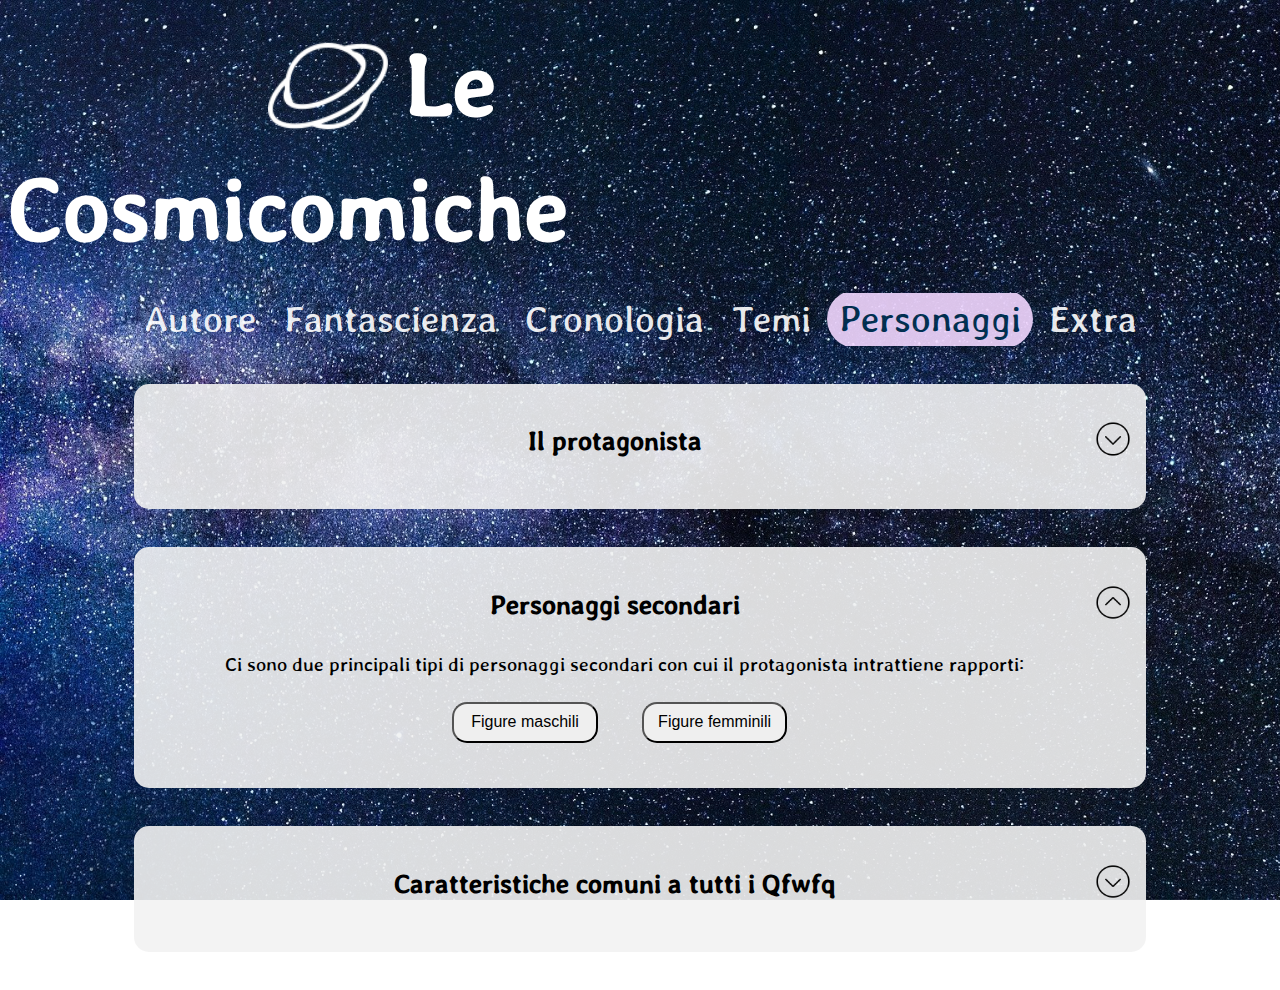
<file: Personaggi.html>
<!DOCTYPE html>
<html lang="it">
	<head>
		<title>Le Cosmicomiche</title>
		<meta charset= "utf-8">
		<link rel= "stylesheet" href= "Index.css">
		<script src="Personaggi.js"></script>
		<link rel="icon" href="Immagini/Favicon1.png" type="image/png">
	</head>
	<body>
		<a href="index.html"><img class="icona" src="Immagini/Icona3.png"/></a>
		<h1><a href="index.html" id="titolo"> Le Cosmicomiche </a></h1>
		<nav>			
			<ul class="navmen">
				<li> <a href= "Autore.html"> Autore </a> </li>
				<li> <a href= "Fantascienza.html"> Fantascienza </a> </li>
				<li> <a href= "Cronologia.html"> Cronologia </a> </li>
				<li> <a href= "Temi.html"> Temi </a> </li>
				<li> <a id="selezionatomenu" href= "Personaggi.html"> Personaggi </a> </li>
				<li> <a href= "TiConZero.html"> Extra </a> </li>
			</ul>
		</nav>

		
		<div class="contenitore">
			<h2> Il protagonista <img class="frecciaGiu" id="mostra1" src="Immagini/FrecciaGiu.png"/></h2>		
			<div id="protagonistad">
				<p>
				Tutti i racconti cosmicomici hanno come protagonista lo stesso personaggio, o meglio, la stessa personalità che abita 
				via via corpi e forme differenti attraverso le epoche narrate.</br>
				Il suo nome è Qfwfq, inafferrabile come il suo aspetto e la sua storia personale, che il lettore crede di conoscere 
				attraverso i racconti ma che in realtà resta vaga e incompleta, vista solo parzialmente attraverso i fatti che 
				il protagonista sceglie di raccontare senza mai scendere in profondità dentro sé stesso, rimanendo sostanzialmente opaco.</br>
				Questa opacità gli impedisce di ottenere lo statuto di personaggio, rimanendo semplicemente un protagonista, a causa della 
				sua esile dimensione psicologica che lo rende più simile a una maschera, sempre diversa, per adattarsi alla narrazione 
				di fatti di varia natura.</br>
				Qfwfq non è altro che la sua voce, la sua narrazione e i suoi ricordi, è un essere “alleggerito” dall’autore attraverso 
				la poetica della stilizzazione straniante e della riduzione calcolata, in modo da mettere a fuoco via via solo i dettagli 
				che sono funzionali alla narrazione.</br>
				Questa voce ha in sé qualcosa di umano, una malcelata insicurezza, la preoccupazione dell’apparire, la smania di raccontarsi
				anche se con i veri esseri umani condivide solo una piccola parte delle forme che veste.</br>
				Attraverso Qfwfq Calvino propone una nuova immagine di “uomo”, o meglio un diverso rapporto tra essere umano e natura, 
				che si traduce in un diverso modo di guardare il mondo. In quest’ottica “l’uomo è solo la migliore occasione a noi nota 
				che la materia ha avuto di dare a se stessa informazioni su se stessa.”</br>
				Insomma Qfwfq è solo una voce, perché è di una voce che il cosmo ha bisogno per raccontarsi, il protagonista è soltanto 
				il tramite tra noi e l’universo. Infatti Qfwfq prendendo la parola si autorizza a testimoniare qualcosa con la propria voce,
				trovando la forza di dire, nella misura in cui si può dire: “in quel momento io c’ero”.</br>
				</p>
			</div>
		</div>
		<div class="contenitore">
			<h2>Personaggi secondari <img class="frecciaGiu" id="mostra4" src="Immagini/FrecciaSu.png"/></h2>
			<p id="pcentrato">
			Ci sono due principali tipi di personaggi secondari con cui il protagonista intrattiene rapporti:
			</p>
			<div id="bottoni">
				<input type="button" value="Figure maschili" id="mostra2" class="bottonePers"></input>
				<input type="button" value="Figure femminili" id="mostra3" class="bottonePers"></input>
			</div>	
			<div id="maschili">
				<p>
				Qfwfq è affiancato nel corso  dei vari racconti da numerosi personaggi secondari maschili, che gravitano intorno a lui e 
				determinano lo svolgersi delle vicende.</br>
				Si individuano due principali categorie di personaggi: I compagni (di scommesse o di giochi) e i rivali in amore; con 
				entrambi il protagonista intrattiene rapporti tendenzialmente conflittuali, più o meno manifesti.</br>
				Sebbene si tratti di suoi amici, il protagonista nutre verso i primi sentimenti di invidia (ad esempio nei confronti del 
				Decano (K)yk in <em>Quanto scommettiamo</em>, quando inizia a vincere più scommesse di lui) o di risentimento e vendetta (come 
				succede con il suo compagno di giochi PfwfP nel racconto <em>Giochi senza fine</em>, quando scopre che ha imbrogliato tenendosi 
				per sé tutte le “biglie” buone, truccandole da vecchie).</br>
				Buona parte dei personaggi secondari restanti si contendono con il protagonista le attenzioni di una donna, alimentando 
				così un sentimento di gelosia e un continuo atteggiamento di sfida.</br>
				Si può notare ad esempio nel racconto <em>La forma dello spazio</em> in cui il Tenente Fenimore che il protagonista immagina, in 
				una straziante elucubrazione, possa raggiungere prima di lui la bramata Ursula H’x, nel rapido scivolare lungo le loro 
				traiettorie.</br>
				La gelosia, l’invidia, la competizione, nascondono in realtà una ingombrante insicurezza di fondo che porta spesso 
				il protagonista a dubitare di sé e dei propri mezzi.</br>
				</p>
			</div>
			<div id="femminili">
				<p>
				Le figure femminili pervadono l’opera cosmicomica, quasi sempre nel ruolo di soggetto delle attenzioni amorose del 
				protagonista.</br>
				Le donne sono spesso descritte come figure eteree e difficilmente raggiungibili, sempre separate da Qfwfq da un’incolmabile
				distanza di intenti, di preferenze, di impossibilità di alternative.</br>
				Il rapporto del protagonista con queste figure non è mai lineare, e le sue tensioni verso di loro non sono mai appagate. 
				In alcuni casi il protagonista viene rifiutato in favore di un altro personaggio (come nel caso di Vhd Vhd in <em>La distanza 
				della luna</em>, oppure Lll nel racconto intitolato <em>Lo zio acquatico</em>), altre volte il sentimento rimane inconfessato, oppure 
				la comunicazione è difficile o ambigua e quindi il rapporto si attesta a un livello platonico e sfumato (appartiene a 
				questo tipo la tensione verso Ph(i)NKo in <em>Tutto in un punto</em>, ma anche verso la figura femminile astratta e imprecisata 
				presente nel racconto <em>La spirale</em>).</br>
				Spesso la causa della rottura del rapporto con i personaggi femminili è legata alla loro renitenza al cambiamento; 
				mentre il protagonista si evolve scontrandosi con le modificazioni dell’ambiente e seguendo la spinta verso il progresso, 
				le figure femminili restano ancorate ad una realtà antica e statica.</br>		
				È evidente nel caso di Ayl, la coprotagonista nel racconto <em>Senza colori</em>, spaventata dai cambiamenti della crosta terrestre 
				e dai colori prodotti dall’addensarsi dei gas atmosferici, e soprattutto nel personaggio di Lll, che rinnega la spinta 
				evolutiva verso la terraferma per rituffarsi nel mare insieme allo zio del protagonista.</br>
				La tensione di Qfwfq verso le figure femminili viene ripetutamente frustrata e resta sempre inappagata, anche quando 
				lo scioglimento sembra imminente, un vero incontro non si realizza mai.</br>
				</p>				
			</div>
		</div>
		<div class="contenitore">
			<h2>Caratteristiche comuni a tutti i Qfwfq<img class="frecciaGiu" id="mostra5" src="Immagini/FrecciaGiu.png"/></h2>
			<div id="carcomuni">
				<p>
				In ogni racconto Qfwfq vive un nuovo inizio, una nuova situazione, un nuovo contesto con personaggi inediti; eppure in ogni 
				episodio conserva sempre la stessa personalità e anche i rapporti che instaura con gli altri sembrano presentare sempre le 
				stesse caratteristiche.</br>
				Il modo che ha di interagire con lo spettatore è intrusivo e stereofonico, si fa largo per esclamativi comportandosi come 
				chi la sa più lunga di tutti, ma in realtà risulta evidente la sua insicurezza di fondo che lo spinge a giustificarsi 
				spesso e a dare spiegazioni.</br>
				Nella sua continua tensione verso gli altri, che si risolve spesso in un rapporto conflittuale, Qfwfq si adopera in 
				pensieri e azioni che vengono puntualmente ignorati o respinti, e il suo impegno viene così continuamente frustrato.</br>
				Il protagonista risulta sempre almeno parzialmente escluso dal contesto in cui vorrebbe inserirsi, dalle simpatie di 
				altri personaggi (spesso femminili), o da un’intera società, come accade nel racconto <em>I dinosauri.</em></br>
				Il giudizio degli altri è tenuto in forte considerazione per autodeterminarsi; il comportamento del protagonista in 
				<em>Gli anni luce</em> restituisce una chiara idea della vulnerabilità della sua immagine pubblica, che tenta in tutti i modi 
				di proteggere e di rimaneggiare.</br>
				</p>
			</div>
		</div>

	</body>
</html>
</file>
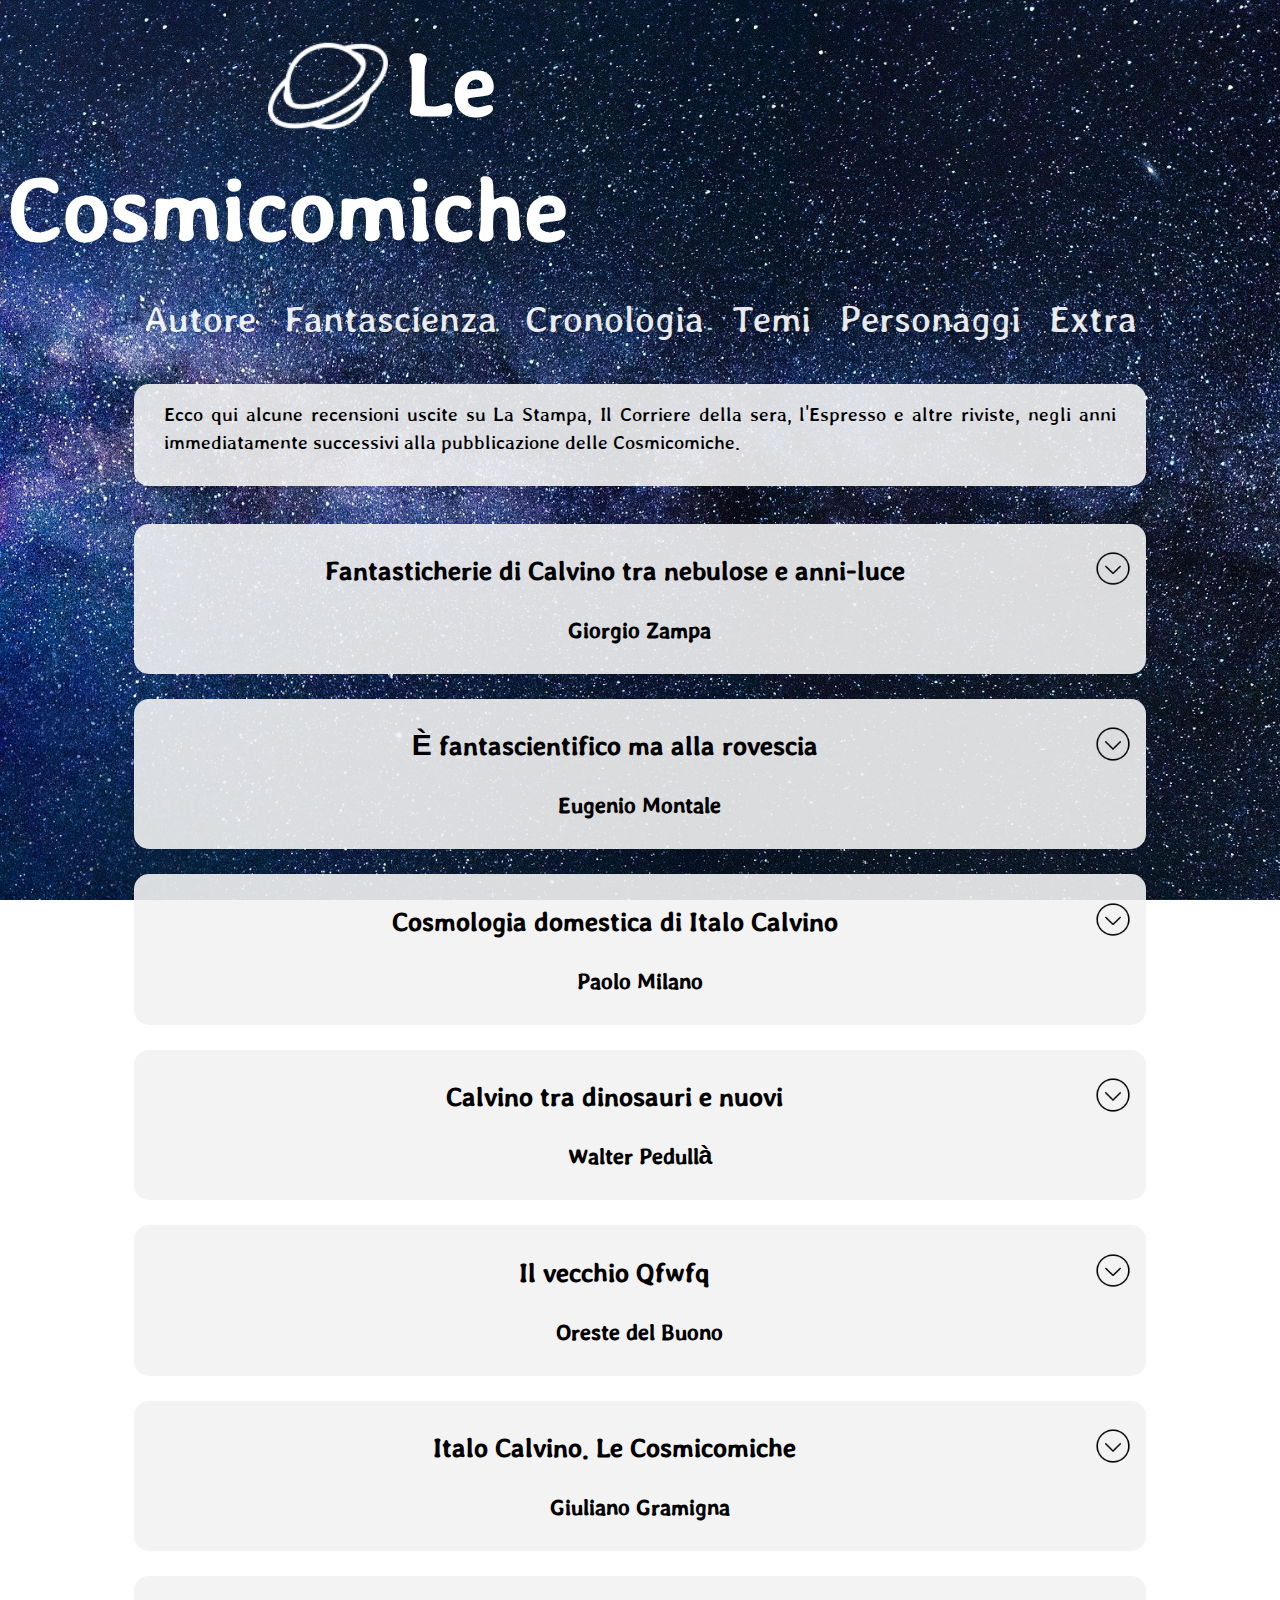
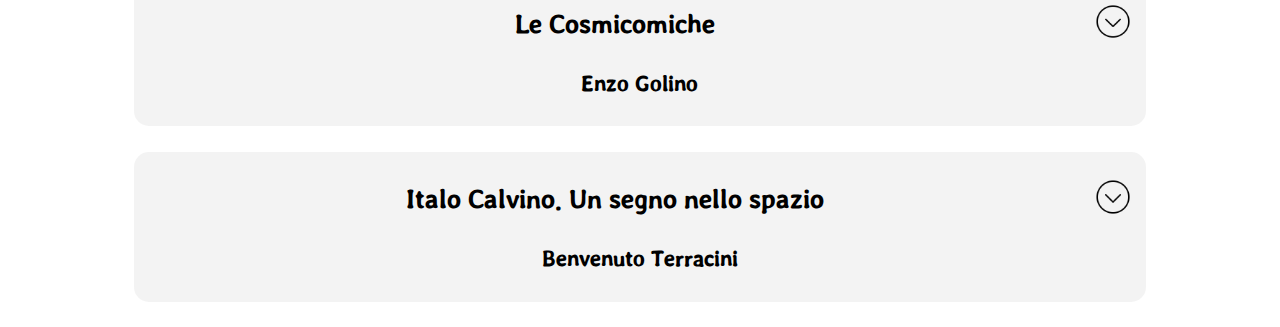
<file: Recensioni.html>
<!DOCTYPE html>
<html lang="it">
	<head>
		<title>Le Cosmicomiche</title>
		<meta charset= "utf-8">
		<link rel= "stylesheet" href= "Index.css">
        <script src="Recensioni.js"></script>
		<link rel="icon" href="Immagini/Favicon1.png" type="image/png">
	</head>
	<body>
		<a href="index.html"><img class="icona" src="Immagini/Icona3.png"/></a>
		<h1><a href="index.html" id="titolo"> Le Cosmicomiche </a></h1>
		<nav>			
			<ul class="navmen">
				<li> <a href= "Autore.html"> Autore </a> </li>
				<li> <a href= "Fantascienza.html"> Fantascienza </a> </li>
				<li> <a href= "Cronologia.html"> Cronologia </a> </li>
				<li> <a href= "Temi.html"> Temi </a> </li>
				<li> <a href= "Personaggi.html"> Personaggi </a> </li>
				<li> <a href= "TiConZero.html"> Extra </a> </li>
			</ul>
		</nav>
    </body>
    <div class="contenitore">
        <p>
            Ecco qui alcune recensioni uscite su La Stampa, Il Corriere della sera, l'Espresso e altre
            riviste, negli anni immediatamente successivi alla pubblicazione delle Cosmicomiche.
        </p>
    </div>
    <div class="contenitorerec">
        <h2> Fantasticherie di Calvino tra nebulose e anni-luce <img class="frecciaGiu" id="estendi1" src="Immagini/FrecciaGiu.png"/></h2>
        <h3> Giorgio Zampa </h3>		
        <div id="zampa">
            <p>
            recensione di Giorgio Zampa
            </p>
        </div>
    </div>

    <div class="contenitorerec">
        <h2> È fantascientifico ma alla rovescia <img class="frecciaGiu" id="estendi2" src="Immagini/FrecciaGiu.png"/></h2>		
        <h3> Eugenio Montale </h3>		
        <div id="montale">
            <p>
            recensione di Eugenio Montale
            </p>
        </div>
    </div>

    <div class="contenitorerec">
        <h2> Cosmologia domestica di Italo Calvino <img class="frecciaGiu" id="estendi3" src="Immagini/FrecciaGiu.png"/></h2>		
        <h3> Paolo Milano </h3>		
        <div id="milano">
            <p>
            recensione di Paolo Milano
            </p>
        </div>
    </div>

    <div class="contenitorerec">
        <h2> Calvino tra dinosauri e nuovi <img class="frecciaGiu" id="estendi4" src="Immagini/FrecciaGiu.png"/></h2>		
        <h3> Walter Pedullà </h3>		
        <div id="pedulla">
            <p>
            recensione di Walter Pedullà
            </p>
        </div>
    </div>

    <div class="contenitorerec">
        <h2> Il vecchio Qfwfq <img class="frecciaGiu" id="estendi5" src="Immagini/FrecciaGiu.png"/></h2>		
        <h3> Oreste del Buono </h3>		
        <div id="delbuono">
            <p>
            recensione di Oreste del Buono
            </p>
        </div>
    </div>

    <div class="contenitorerec">
        <h2> Italo Calvino. Le Cosmicomiche <img class="frecciaGiu" id="estendi6" src="Immagini/FrecciaGiu.png"/></h2>		
        <h3> Giuliano Gramigna</h3>		
        <div id="gramigna">
            <p>
            recensione di Giuliano Gramigna
            </p>
        </div>
    </div>

    <div class="contenitorerec">
        <h2> Le Cosmicomiche <img class="frecciaGiu" id="estendi7" src="Immagini/FrecciaGiu.png"/></h2>		
        <h3> Enzo Golino </h3>		
        <div id="golino">
            <p>
            recensione di Enzo Golino
            </p>
        </div>
    </div>

    <div class="contenitorerec">
        <h2> Italo Calvino. Un segno nello spazio <img class="frecciaGiu" id="estendi8" src="Immagini/FrecciaGiu.png"/></h2>		
        <h3> Benvenuto Terracini </h3>		
        <div id="terracini">
            <p>
            recensione di Benvenuto Terracini
            </p>
        </div>
    </div>


</html>
</file>
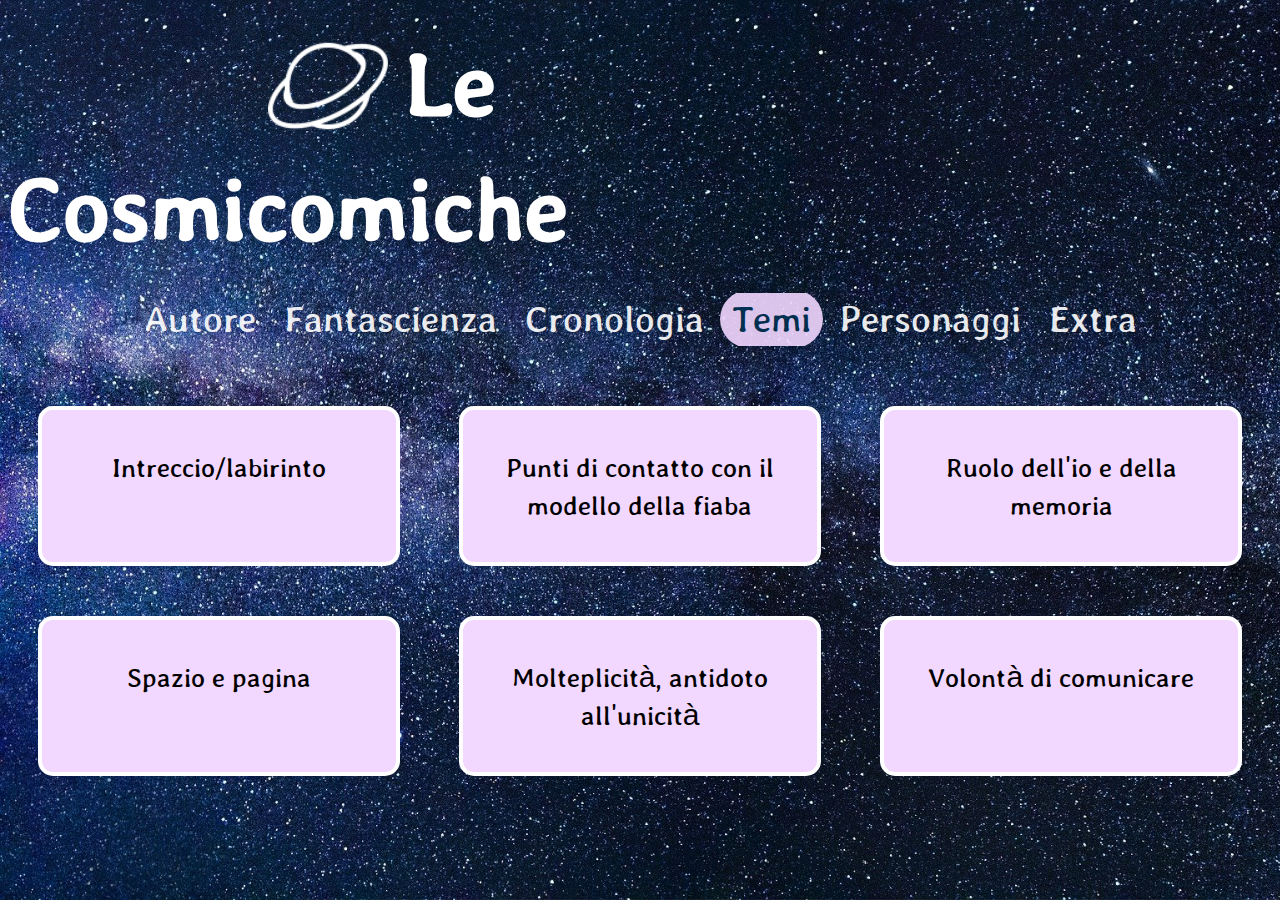
<file: Temi.html>
<!DOCTYPE html>
<html lang="it">
	<head>
		<title>Le Cosmicomiche</title>
		<meta charset= "utf-8">
		<link rel= "stylesheet" href= "Index.css">
		<script src="Temi.js"></script>
		<link rel="icon" href="Immagini/Favicon1.png" type="image/png">
	</head>
	<body>
		<a href="index.html"><img class="icona" src="Immagini/Icona3.png"/></a>
		<h1><a href="index.html" id="titolo"> Le Cosmicomiche </a></h1>
		<nav>			
			<ul class="navmen">
				<li> <a href= "Autore.html"> Autore </a> </li>
				<li> <a href= "Fantascienza.html"> Fantascienza </a> </li>
				<li> <a href= "Cronologia.html"> Cronologia </a> </li>
				<li> <a id= "selezionatomenu" ref= "Temi.html"> Temi </a> </li>
				<li> <a href= "Personaggi.html"> Personaggi </a> </li>
				<li> <a href= "TiConZero.html"> Extra </a> </li>
			</ul>
		</nav>
		
		<div class="scatoletemi">
			<div class= "scatola" id="Titolo1">Intreccio/labirinto</div>
			<div class= "scatola" id="Titolo2">Punti di contatto con il modello della fiaba</div>
			<div class= "scatola" id="Titolo3">Ruolo dell'io e della memoria</div>
			<div class= "scatola" id="Titolo4">Spazio e pagina</div>
			<div class= "scatola" id="Titolo5">Molteplicità, antidoto all'unicità</div>
			<div class= "scatola" id="Titolo6">Volontà di comunicare</div>
		</div>
			
		<div class="overlay" id="Overlay1">
			<input type ="button" class="bottonetemi" id="chiudi" value="x"> </input>
			<h2>Intreccio/labirinto</h2>
			<p>
				Il dato di partenza per Calvino è il movimento verso un obiettivo, il tragitto 
				lineare da un luogo a un altro.</br>
				Vivere, esperire, equivale a tracciare dei tragitti, percorrere delle vie, 
				osservare degli orizzonti; definire elementi che racchiudono lo sguardo, 
				che delimitano un cammino. La sovrapposizione di tutti questi tragitti disegna 
				una griglia complessa: il reticolo.</br>
				Ma quando la realtà esterna si dimostra sorda, ostile e difficilmente decifrabile, 
				impermeabile ad ogni sforzo di autoaffermazione o di azione significativa, 
				il reticolo diventa impervio, i tragitti creano angoli, vicoli ciechi, 
				sovrapposizioni, ripetizioni, affastellamenti e confusione di linee. Questo è il 
				labirinto.</br>
				Il mondo moderno è un labirinto di incertezze e pericoli e ci sono due possibili 
				reazioni a questa consapevolezza: la sfida o la resa.</br>
				Sfidare il labirinto significa rifiutare le visioni semplicistiche, che non fanno 
				che confermare le nostre abitudini di rappresentazione del mondo, e affrontare la 
				complessità del reale, avventurandosi con coraggio, opponendo la forza della 
				ragione e dell’arte all’avanzare del caos.</br>
				L’alternativa è la resa, l’atteggiamento di chi subisce il fascino del labirinto 
				in quanto tale, e si immagina questa assenza di vie d’uscita come la vera 
				condizione dell’uomo.</br>
				Non è possibile vincere i labirinti sfuggendo alle loro difficoltà, ma per 
				affrontarli c’è bisogno di uno strumento fondamentale: una mappa del labirinto, 
				la più particolareggiata possibile.</br>
				Mappare significa dislocare su una superficie, mettere in atto una topologia. 
				L’opera di Calvino è segnata da questa necessità topologica e cartografica poiché 
				scrivere è per l’autore dislocare segni sulla carta.</br>
				La letteratura dà quindi senso al labirinto, lo sottrae dal caos e dallo 
				smarrimento e consegna gli strumenti per decifrarlo e affrontarlo. 
				Riuscire ad uscirne è forse un progetto troppo ambizioso, l’obiettivo è 
				quello di creare una mappa, di padroneggiarne i contenuti e lo spazio.</br>
				Quello che la letteratura può fare è definire, e incoraggiare a mantenere, 
				un atteggiamento di sfida che si opponga alla tendenza alla resa.</br></br>
				Un’altra interpretazione dell’idea di labirinto, fornita da Marco Belpoliti, 
				ribalta il valore negativo del termine, individuando una tendenza positiva 
				all’incedere tortuoso e curvilineo. In questa ottica la linea retta costituisce 
				la via più semplice che collega due punti fatali e inevitabili. Un modo per 
				allungare questo tragitto sono le digressioni, più complesse e aggrovigliate 
				saranno, più sarà tortuoso il percorso che compiranno, più il tragitto si 
				allungherà, rendendo sfuggenti le destinazioni.</br>
				Il labirinto aiuterebbe a perdere tempo per rendere più grande lo spazio 
				dell’esistenza e allontanando la morte.</br></br>
				Il labirinto costituisce nella scrittura di Calvino anche un gioco visivo di 
				linee e percorsi, di piani sovrapposti in cui l’occhio si annoda.</br>
				La traiettoria dei tre protagonisti del racconto La forma dello spazio, che da 
				retta diventa curva e piena di tornanti, crea il ponte tra l’intreccio delle 
				linee e la scrittura.</br>
				Mano a mano che le rette dello spazio prendono la forma del mondo abitato dagli 
				uomini, descrivono il contorno di oggetti ed elementi naturali fino ad arrivare 
				al tratto corsivo di una riga di scrittura, ed è qui che il reticolo dello spazio, 
				la mappa del mondo, si ricongiunge con la letteratura.
			</p>
		</div>
			
		<div class="overlay" id="Overlay2">
			<input type ="button" class="bottonetemi" id="chiudi2" value="x"> </input>
			<h2>Punti di contatto con il modello della fiaba</h2>
			<p>
				Il processo di avvicinamento al modello fiabesco venne intrapreso da Calvino nel 1955 con la stesura del volume Fiabe italiane, un lavoro di riscrittura e sintesi di varianti di un gran numero di fiabe della tradizione regionale.
				La tipologia di lavoro attuato per la raccolta di fiabe stimolava ad esercitare una scrittura più deresponsabilizzata rispetto al passato, e aiutò l’autore a mettere da parte l’ostinazione verso il realismo e la forma del romanzo e a superare la diffidenza verso il fiabesco in quanto evasione.
				Per Calvino la fiaba rappresenta l’archetipo del racconto di avventura: incarna cioè il principio di riduzione della realtà narrata a una serie di conflitti o snodi fondamentali della vicenda che descrive il contatto tra un individuo e la realtà esterna.
				La caratteristica che interessa Calvino è la capacità del racconto fiabesco di descrivere il senso di una vita attraverso una sintesi di fatti, di momenti supremi e prove da superare.
				Per fare ciò è necessaria una preselezione funzionale del materiale narrativo, nella prospettiva dello sviluppo di una precisa azione, con l’obiettivo di mettere a fuoco momenti decisivi della vita di un personaggio, e non descriverne l'intera vita.
				Anche gli aspetti psicologici e il passato di un personaggio possono essere tralasciati se non costituiscono un elemento di chiarificazione, o non danno spiegazioni sul compimento di azioni funzionali al progredire del racconto.
				Lo sguardo quindi non si allunga sulle “vite” nel loro intero svolgersi, ma si condensa su svolte decisive in cui si rivela il significato di una vita, momenti che imprimono una direzione all’esistenza.
				Spesso questo momento coincide con una sorta di iniziazione, di rito di passaggio attraverso il quale il protagonista si conquista una dimensione “adulta” e più consapevole dell’esistere.
				Per questo motivo il momento della vita in cui Calvino colloca tipicamente i personaggi principali è il crocevia tra l’infanzia e la giovinezza, il primo importante gradino della maturazione.
				La scelta di rappresentare personaggi in età acerba non nasce dal semplice desiderio di ritrarre uno stato di immaturità, ma dall’esigenza di riflettere sui modi della maturazione: il giovane interessa per quanto di adulto sta germinando in lui, non per la perdita che il diventare adulto costituirà.
				Quando e se affiora, questo senso di perdita riguarderà eventualmente non ciò che l’adulto non è più, ma ciò che il bambino non è riuscito a diventare.
				Quindi la condizione di immaturità data dall’infanzia non interessa a Calvino in quanto ciò che noi adulti non siamo più e che vorremmo tornare ad essere, ma conta per ciò che può essere in potenza, per l’adulto che nasconde in sé, adulto che noi presumibilmente non siamo e a cui dovremmo sforzarci di assomigliare.
				Questo però non significa che i racconti di Calvino costituiscano un repertorio di iniziazioni riuscite o mancate, nessun successo o insuccesso può dirsi compiuto o definitivo, si tratta più spesso di riuscite provvisorie o parziali che rinviano a successive conferme, stati di incertezza o malintesi.
				Ciò che conta quindi non è il superamento o meno di una improbabile e non risolutiva prova definitiva, ma la capacità di assumere e mantenere un atteggiamento di prova, di continuare ad alimentare un rapporto di interrogazione della realtà, capacità propria dei momenti iniziali di qualunque processo, prima dell’assestamento.
				Emergono a più riprese nell’opera di Calvino tracce di un “rimpianto dell’ora-zero”, il momento iniziale della potenzialità assoluta, l’età primigenia gravida di tutte le scelte possibili. Nell’origine di ogni processo è racchiuso l’intero nucleo energetico che gli conferisce slancio e significato, quell’atteggiamento di prova e di confronto con la realtà, mentre gli sviluppi successivi sono costantemente insidiati dal rischio di dispersione graduale di quell’impulso iniziale, fino all’esaurimento.
				È proprio in questa tensione che risiede, secondo Calvino, l’impulso alla scrittura: conservare intatta la forza del desiderio (connessa allo stato iniziale di ogni approccio o processo) è la chiave per conservare la possibilità di esprimersi.
				L’idea di infanzia trova la sua corrispondenza nel bianco della pagina immacolata, capace di accogliere tutti i segni possibili.
				Le Cosmicomiche costituiscono una raccolta di momenti di svolta, nella storia del cosmo e nella storia personale del protagonista, che testimonia, vivendo in prima persona, i  grandi sconvolgimenti dell’universo fino ad oggi.
				Nella realizzazione di un progetto novellistico incentrato su temi di natura scientifica Calvino adotta una tecnica originale: usa fiaba e scienza in modo opposto a quanto presume l’opinione corrente, utilizzando della fiaba la logica costruttiva, l’architettura, la ragione intrinseca, mentre dalla scienza desume gli aspetti di creatività, di intuizione e di invenzione.
				Le storie narrate da Qfwfq non sono altro che fiabe sul destino dell’uomo gettato nel cosmo e costituiscono un ammodernamento del grande inventario fiabesco-mitologico da cui ha preso inizio la letteratura. In questo caso però è la scienza a produrre mito e non viceversa.
			</p>
		</div>

		<div class="overlay" id="Overlay3">
			<input type ="button" class="bottonetemi" id="chiudi3" value="x"> </input>
			<h2>Ruolo dell'io e della memoria</h2>
			<p>			
				Nella narrazione calviniana i sentimenti e l'interiorità dei personaggi vengono spesso celati per lasciare spazio alle percezioni, quindi a quegli aspetti dell’esperienza sensoriale (spesso di tipo visivo) da cui dipende la formazione delle categorie mentali.
				Così facendo l’io è continuamente rivolto verso l’esterno, come affacciato a una finestra, intento a prendere coscienza del mondo che lo circonda.
				L’evocazione di un orizzonte personale è giustificato solo in quanto punto di riferimento: è solo in rapporto a un soggetto che è possibile definire la forma del mondo.
				Quando c’è bisogno di descrivere una dinamica interna alla coscienza, allora i soggetti si moltiplicano: all’interno di ogni io si nasconde un ulteriore io, anche lui affacciato a una finestra protesa verso il fuori.
				È all’interno del brano di Palomar Il mondo guarda il mondo che Calvino abolisce l’io come soggetto della visione e lo trasforma in una finestra:
				“Di solito si pensa che l’io sia uno che sta affacciato ai propri occhi come al davanzale d’una finestra e guarda il mondo. Dunque c’è una finestra che s’affaccia sul mondo. Di là c’è il mondo; e di qua? Sempre il mondo: cos’altro volete che ci sia? Forse l’io non è altro che una finestra attraverso la quale il mondo guarda il mondo”.
				Permettere al proprio io di intromettersi nel lavoro di scrittura significa congelarsi in una forma fissa e riconoscibile, costantemente legata alle proprie caratteristiche, alla propria biografia, al proprio passato e alle proprie abitudini, e Calvino rifiuta con decisione questa possibilità.
				Carla Benedetti definisce “effetto di apocrifo” la tendenza di Calvino a nascondersi dietro a una molteplicità di voci-scritture, prodotta da un bisogno di sfuggire alla riconoscibilità autoriale, sfilandosi dagli inquadramenti di poetica sentiti come fastidiosi e ingombranti. Questa tecnica crea un effetto di alleggerimento dell’identità autoriale, generando la possibilità che un autore produca opere che non gli rassomigliano e che non si somigliano tra loro. Quello di Calvino non è un atteggiamento rinunciatario o una tendenza all’inautenticità, ma è una tecnica che rispecchia la volontà di non restare prigioniero di nessuna immagine data (Carla Benedetti, Pasolini contro Calvino, 1998).
				La memoria risulta quindi investita di forti sospetti, in quanto costituisce una sorta di indicatore di un nucleo emotivo profondo, comunicabile solo accettando un ripiegamento sull’io (che Calvino evidentemente rifiuta).
				L’atto di ricordare, esercitando un impregiudicabile influsso sul contenuto della memoria, conferisce alla ricostruzione dell'esperienza connotati di inattendibilità, aleatorietà e ambiguità.
				Al rischio di contraffazione e all’inaffidabilità dell’atto stesso del ricordare si aggiunge anche l’inadeguatezza del linguaggio a rappresentare la realtà che si traduce nella difficoltà di formalizzazione di un ricordo in parola.
				La funzione del ricordo in Calvino non è tanto il recupero del passato, memoria privata di un soggetto, quanto la ricostruzione di uno spazio, la topologia di un paesaggio mentale, dove si disloca istante per istante la narrazione.
				Allo stesso modo all’interno delle Cosmicomiche Calvino non ricostruisce la storia personale di Qfwfq, ma è il protagonista stesso a intromettersi negli scenari cosmici che aprono ogni racconto, inserendosi nella topologia del paesaggio cosmico che l’autore cerca di costruire. La memoria di Qfwfq coincide con la memoria del cosmo, una serie di eventi a cui lui ha presenziato, nessuno scavo più interno, nessun nodo nella psicologia del personaggio la cui origine non sia rintracciabile nella successione di fatti a cui ha preso parte.
				L’intera opera cosmicomica è un lunga e frastagliata memoria di fatti, una testimonianza attenta e dettagliata di eventi, atta a ricostruire una sorta di panorama mitico e antico, raccontata usando il tempo passato attraverso uno sguardo dal presente.
				Questa volontà del protagonista di individuarsi in vari momenti di formazione dell’universo o del mondo come lo conosciamo oggi, equivale a volersi fotografare in un dato momento cruciale e imprimere la sua presenza al pari di quella dei pianeti, delle stelle e delle galassie.			
			</p>
		</div>

		<div class="overlay" id="Overlay4">
			<input type ="button" class="bottonetemi" id="chiudi4" value="x"> </input>
			<h2>Ambienti, spazio e pagina</h2>
			<p>			
				L’orizzonte in cui si muovono i personaggi calviniani è occupato prevalentemente da spazi aperti di natura selvatica (il bosco) o antropica (città, strade, mezzi di trasporto) e non di rado è presente un rinvio allo spazio remoto, o almeno un riferimento all’osservazione del cielo.
				Uno dei temi principali delle Cosmicomiche è quello dello spazio. Sia che Qfwfq si muova sulla superficie lunare o che stia precipitando nel vuoto cosmico, la sua collocazione è quasi sempre spaziale. L’immagine dell’universo che Calvino ci mostra è un’immagine fenomenologica, in cui lo spazio si forma per mezzo della presenza delle cose nel mondo. 
				Nel corso dei racconti, dallo spazio vuoto, “geometricamente armonico” come lo definisce Qfwfq si passa a uno spazio prodotto dalla presenza stessa delle cose, spazio percettivo, reso visibile dalla luce, ma anche spazio tattile.
				Nelle scene descritte da Calvino lo spazio si rivela a poco a poco, come investito da un’onda di luce progressiva, che segue il moto dei personaggi che vi si muovono.	
				È in questa trasformazione dell’ambiente che ha luogo il racconto La forma dello spazio, in cui Qfwfq insegue la bella Ursula H’x ed è a sua volta inseguito dal tenente Fenimore. È proprio in questa sede che lo spazio del mondo arriva a coincidere con lo spazio della scrittura: le linee rette unidimensionali dei percorsi dei tre protagonisti si rivelano simili a righe di scrittura corsiva tracciate da una penna su una pagina bianca.
				All’interno di Senza colori la terra scossa da terremoti si modifica sotto ai piedi di Qfwfq e Ayl, la sua compagna, tanto che “gradini di basalto e granito si sfogliavano come pagine d’un libro”.
				Questo richiamo alle pagine è presente anche in Quanto scommettiamo, quando il Decano(k)yK, che sta vincendo le scommesse con Qfwfq “sbandiera le pagine dei quotidiani, bianche e nere come lo spazio quando s’andavano formando le galassie”. Questa storia si chiude con il paragone tra il bianco e il nero delle lettere e dei segni tipografici, e il nero e il bianco dello spazio.
				In questi due racconti delle Cosmicomiche la pagina si rivela essere il luogo topologico per eccellenza, metafora del mondo in continua trasformazione.
				Il metodo seguito da Calvino in questi testi è fondato principalmente sull’analogia e sulla metafora, che sono figure tipiche del pensiero visivo, ma anche di quello “visionario”, tipico delle Cosmicomiche.
				L’intera opera è disseminata di metafore visive immediate e suggestive: “Presto lo spazio ridiventava folto e pieno, come una vigna prima della vendemmia”, osserva il protagonista in Giochi senza fine, e accade in modo simile anche in Un segno nello spazio quando pensa “La galassia si voltava come una frittata nella sua padella infuocata, essa stessa padella friggente e dorato pesceduovo”.
			</p>				
		</div>

		<div class="overlay" id="Overlay5">
			<input type ="button" class="bottonetemi" id="chiudi5" value="x"> </input>
			<h2>Molteplicità, antidoto all'unicità</h2>
			<p>			
				Il problema della molteplicità è un tema ricorrente in varie sfumature nella scrittura di Calvino. In primo luogo la molteplicità investe lo scrittore in quanto pluralità di punti di vista di un oggetto, che si traduce in innumerevoli versioni dell’oggetto stesso. In questo modo, ad ogni osservazione, ogni singolo e circoscritto frammento dell’universo si sfalda in una molteplicità infinita.
				Una volta contemplata questa vastità, il compito dello scrittore non sarà guidare il lettore verso il proprio punto di vista, riducendo per semplificazione i numerosi frammenti della realtà a una singola visione, chiara e facilmente assimilabile, ma al contrario assumere il punto di vista del mondo, trasmettendo l’impressione della irriducibilità dei frammenti che lo compongono.
				All’estremo opposto della realtà intesa come composizione di tutte le sue molteplici sfaccettature, sta il concetto di punto. 
				Il punto è per Calvino la forma originaria e generativa, forma cosmologica per eccellenza, tutto è contenuto in un punto: il futuro, la molteplicità, la potenza stessa del cosmo è un punto originale.
				Il racconto Tutto in un punto contiene entrambi questi aspetti legati alla pluralità e alla potenza generativa dell’elemento puntiforme.
				Da una parte è mostrata la compattezza propria del punto, la forma primordiale in cui tutto si concentra e il suo bagaglio di potenza intrinseca, ancora racchiusa e non incanalata.
				Dall’altra l’idea che questa potenza sia legata alla compressione di numerosi elementi al suo interno. È un punto, ma non coincide con l’idea di unicità e quella pluralità che contiene è essa stessa la potenza di cui è capace, carico e pronto a tutti gli sviluppi potenziali.
				In queste pagine Calvino descrive una realtà paradossale in cui il punto generativo dell’universo (fuori da ogni definizione di spazio e ti tempo), contiene in realtà una sorta di condominio abitato da diverse entità simili a persone e al contempo puntiformi.
				“Ogni punto di ognuno di noi coincideva con ogni punto di ognuno degli altri in un punto unico che era quello in cui stavamo tutti” dice Qfwfq a proposito della situazione.
				Nel racconto infatti la descrizione corre continuamente sul filo della contraddizione, per la difficoltà che la voce “umana” del protagonista incontra nel parlare di entità senza volume in un punto senza spazio in un momento senza tempo. Per questo ricorre continuamente a immagini corporee che negano la condizione aspaziale e atemporale del contesto, ma dalle quali è impossibile slegarsi per una mente che ragiona in modo umano.
				Calvino corre continuamente sul filo del paradosso, saltando regolarmente dalla sponda del possibile a quella dell’impossibile e viceversa, oltrepassando ogni volta l’insidioso crepaccio dell’insensatezza senza mai caderci; tutto ha perfettamente senso nella sua impossibilità logica.		
				Il concetto di molteplicità investe però anche un altro campo: quello delle alternative, della continua e inarrestabile produzione di realtà possibili, che si moltiplicano ad ogni istante, che rappresentano infinite alternative, ognuna della quali si sviluppa nel tempo in infinite altre.
				Il fatto che la vita sia una e che ogni avvenimento implichi l’esclusione di tutti gli altri avvenimenti possibili in un dato tempo, comporta la perdita di miliardi di eventi. 
				Questa perdita rappresenta un grosso limite all’esperienza umana, fino a rappresentare il dramma dell’unicità, dell’obbligo alla selezione, dell’impossibilità di percorrere tutte le alternative possibili.
				C’è una differenza sostanziale nel modo in cui letteratura e scienza intervengono sulla questione della molteplicità delle realtà possibili generata dal tempo: la scienza vive intensamente e contraddittoriamente la molteplicità e la problematica dei possibili, e cerca, per quanto può, di sottrarsene in nome di un superiore principio di unità. La letteratura invece è “l’escamotage” all’unicità, è la contemplazione della molteplicità; un sistema di moltiplicazione dei possibili per esorcizzare la tragicità dell’unico.
				La letteratura è l’antidoto all’inattuabilità di tutti i mondi possibili e insegue la molteplicità in quanto limite opposto dell’ineluttabilità.
				Il narratore è colui che vuole sottrarsi alla perdita di tutti gli avvenimenti e le situazioni possibili data dal limite della realtà che si esprime e si realizza in un’unica forma, istante per istante.
				Per sfuggire alla tragicità della forma unica possiamo provare a raccontare il tempo suddividendolo in istanti e far diventare ogni frammento, ogni frazione di tempo, un universo a sé stante. Questo costituisce “uno sforzo di trovare la maniera migliore di abitare la tragicità” (Massimo Bucciantini, Italo Calvino e la scienza, 2007).
				Da una parte il modo per sfuggire a questo dramma insito nella realtà può essere quello di creare una nuova realtà , quella letteraria, in cui tutte le vite possibili possono coesistere, ma esiste una seconda via possibile: non intendere l’obbligo della scelta come un limite, ma come la possibilità di dare alla propria vita un corso ben preciso, indirizzato verso un obiettivo che le dia senso.
				Anche se Calvino ammette che questa seconda visione garantirebbe un grado maggiore di felicità,  non nasconde il suo scetticismo in merito.
				Il desiderio di sfuggire alla scelta definitiva, di fossilizzarsi in una forma precisa, escludendo tutte le altre, quindi il conflitto con l’unicità, si riscontra anche sul piano dell’identità autoriale e della produzione di opere.
				Il tentativo di Calvino di smarcarsi da una definizione limitante del suo stile, lo porta a reinventarsi continuamente, a produrre sempre opere che non somigliano alla precedente, che non lo etichettino definitivamente.
				Così accanto all’autore ci sarà sempre l'ombra del non-autore, come accanto ad ogni suo romanzo c’è sempre l’ombra del non-romanzo. Il romanzo e il non-romanzo insieme formano l’iper-romanzo, che contiene tutti i romanzi possibili in quanto viene sempre interrotto e negato come romanzo unico e definitivo. Per analogia lo scrittore è quindi un iper-scrittore, che nega continuamente se stesso per produrre una moltitudine di immagini di scrittori sempre diversi.
			</p>				
		</div>

		<div class="overlay" id="Overlay6">
			<input type ="button" class="bottonetemi" id="chiudi6" value="x"> </input>
			<h2>Volontà di comunicare</h2>
			<p>			
				Comunicare significa prima di tutto, da vocabolario, rendere comune, trasmettere, ed è il termine che si associa alla trasmissione di informazioni.
				A questa prima esigenza, Calvino risponde solitamente utilizzando gli emblemi: elementi simbolici che introducono un concetto, oggetti che “una volta visti non si possono dimenticare né confondere” (Italo Calvino, Le città invisibili, 1972).
				All’interno delle Cosmicomiche però il termine “comunicare” è inteso soprattutto nell’accezione di “esprimersi”, compiere un gesto autentico e rappresentativo che ci racconti agli altri.
				Il problema dell’espressione di sé emerge ad esempio nel racconto Un segno nello spazio, dove la vicenda ruota attorno a una sorta di graffito tracciato dal protagonista sulla volta celeste in uno slancio spontaneo e istintivo di espressione della propria individualità, lasciato lì a marcare il suo passaggio e la sua presenza nel cosmo. 
				Quella prima impronta viene lasciata senza rifletterci troppo, per contrassegnare un punto, per la soddisfazione di essere il primo ad avere avuto un’idea simile e ad averla attuata, ma senza meditare troppo sulla forma, sulla posizione o sulle caratteristiche da conferire a questa prima traccia. Il protagonista aspetta che il sistema planetario sul quale si trova compia la sua rivoluzione galattica per ritrovare il suo segno, ma quando giunge in prossimità del luogo designato, non riesce a trovarlo e inizia a dubitare del suo ricordo di quel segno, e più passa il tempo meno sa cosa aspettarsi. Quando individua con certezza il luogo in cui è sicuro di rintracciarlo, Qfwfq si accorge che al posto del segno c’è solo la sua cancellatura, un dispetto ad opera del fastidioso KgwgK, oltre a varie imitazioni scadenti della sua opera originale. Allora il protagonista, deciso a ripristinare un’impronta della sua presenza nel cosmo, traccia un nuovo segno, a suo parere persino più bello del primo. Nel frattempo i segni nell’universo si sono moltiplicati, tutto produce immagini e questa produzione è continuamente rinnovata e ammodernata; il nuovo segno tracciato risulta presto obsoleto e Qfwfq, vergognandosi di averlo tracciato, corre a cancellarlo per paura che gli altri lo giudichino. Adesso non ci sono più segni lasciati da lui nello spazio; constatata l’impossibilità di produrre immagini che non diventino un giorno datate, Qfwfq inizia a tracciare segni “finti” per ripicca. Poi fa una scoperta: le cancellature con il passare degli anni sbiadiscono e i segni coperti tornano ad essere visibili.  Ma nel frattempo lo spazio è cambiato, chiunque produce segni e le immagini affollano il cosmo, nel punto in cui Qfwfq è sicuro di ritrovare il suo segno originale ne trova in realtà tantissimi che compromettono la sua capacità di riconoscere la sua traccia iniziale. 
				Il problema del segno è il problema dell’espressione di sé, dei timori legati all’esporre il prodotto della propria arte al giudizio degli altri, e rappresenta il blocco di fronte alla constatazione che niente sarà puro e originale come la prima impronta, spontanea e autentica, lasciata nell’universo.
				Tutto questo, sul piano autobiografico, è il riflesso di quella che Francesca Serra definisce “Sindrome-Sentiero”, cioè quell'insieme di sensazioni che hanno accompagnato Calvino nel periodo successivo alla pubblicazione del Sentiero dei nidi di ragno, ovvero il blocco dovuto all’incapacità di canalizzare le idee in un progetto unitario che lo soddisfacesse. Gli effetti della Sindrome-sentiero sono la “passione per la soglia”, il timore di comunicare una volta per tutte, di sprecarsi, di perdersi nel labirinto dei segni inutili del mondo, rimanendo in una sorta di limbo, in cui la mente vaga fantasticando su una liberazione magica dalla paralisi.
				Anche nel racconto La spirale compare il tema dell’espressione di sé e dell’autodeterminazione. Il protagonista è un mollusco, senza vista, né nessun altro senso che gli permetta di percepire la sua forma, non ha strumenti per conoscersi, e gli sta bene non essere niente in particolare, perché la prospettiva di poter essere potenzialmente qualsiasi cosa lo allieta e lo stimola. È completamente libero da ogni tipo di forma e quindi potenzialmente “dentro a tutte le forme possibili”.
				Sopraggiunge però un elemento destinato a far evolvere questa condizione che il protagonista definisce “ricca libera e soddisfatta”: la percezione degli altri, in particolare la percezione di “un’altra”, che lo porterà a desiderare di essere riconoscibile, di marcare la propria presenza a dispetto degli altri, e così per la prima volta emerge il “desiderio di fare”. È per assecondare questa voglia che Qfwfq inizia a secernere la conchiglia, non perché gli serva, ma per il semplice desiderio, senza un obiettivo preciso, di esprimersi e vestirsi di unicità agli occhi di lei.
				“Questa conchiglia era una cosa diversa da me ma anche la parte più vera di me, la spiegazione di chi ero io, il mio ritratto tradotto in un sistema ritmico di volumi e strisce, e anche il ritratto di lei”.
				Nella conchiglia il protagonista mette tutto quello che è e quello che prova, ogni desiderio e conoscenza si traduce in una caratterizzazione della propria opera che rappresenta la sua immagine, che ancora non sa di avere, consegnata al mondo. Qfwfq, rievocando le sue memorie di primordiale mollusco, spiega come un desiderio abbia generato tanto l’impulso di agire, quanto la possibilità di vedere il risultato di quell’azione, spiegando come la forza del desiderio si traduce nel desiderio della forma. Realizzando la conchiglia, quindi costruendo qualcosa da vedere, il protagonista rende possibile agli altri la vista, diventando soggetto attivo del processo di affermazione dello sguardo.							
			</p>				
		</div>
			
		
	
	</body>
		
</html>
</file>
<file: Index.css>
@import url('https://fonts.googleapis.com/css?family=Stylish&display=swap');
@import url('https://fonts.googleapis.com/css2?family=Comfortaa:wght@500&display=swap');


body{
    background-image: url("Immagini/Cosmo2.jpg");
    background-size: cover;
    background-repeat: no-repeat;
    background-attachment: fixed;
}

#titolo {
	text-align: center;
	color: white;
	padding: 6px 12px;
	text-decoration: none;
	font-size: 100px;
	font-family:'Stylish', sans-serif;
	margin-top: 20px;
	margin-left: 5px;
	margin-right: 250px;
	margin-bottom: 2px;
}

#Mappa {
	margin-top: 2%;
	width: 90%;
	display: block;
	margin-left: auto;
	margin-right: auto;
}

.icona {
	width: 120px;
	float: left;
	margin-top: 5px;
	margin-left: 260px;
}

.frecciaGiu {
	width: 3.5%;
	float: right;
	margin-right: 15px;
}

ul.navmen {
	text-align: center;
    overflow: hidden;
    padding-right: 40px;
    margin-bottom: 35px;
  	border-radius : 10px;
    opacity: 0.9;
}

ul.navmen li {
    text-align: center;
    display: inline-block;
}

li a {
	color: white;
	padding: 8px 12px;
	text-decoration: none;
	font-size: 42px;
	font-family:'Stylish', sans-serif ;
	transition-duration: 0.4s;
}

li a:hover {
	background-color: white;
	color: #003153;
	border-radius: 40px;
}

a#selezionatomenu {
	background-color: #F2D7FF;
	color: #003153;
	border-radius: 40px;
}


li.elencofanta{
	font-size: 22px; 
	text-align: left;
	padding-right: 12px;
	margin-top: 1px;
	margin-bottom: 1px;
}

.contenitore {
	background-color: rgba(242, 242, 242, 0.9);
	width: 80%;
	margin-left : 10%;
	margin-top: 3%;
	margin-bottom: 3%;
	padding-top : 1%;
	padding-bottom: 2%;
	border-radius : 15px;
	font-family:'Stylish', sans-serif;
	font-size: 18px;	
}

.contenitorerec {
	background-color: rgba(242, 242, 242, 0.9);
	width: 80%;
	height: max-content;
	margin-left : 10%;
	margin-top: 2%;
	margin-bottom: 2%;
	padding-top : 0.2%;
	padding-bottom: 0.3%;
	border-radius : 15px;
	font-family:'Stylish', sans-serif;
	font-size: 18px;	
}

.contenitoreAutore {
	background-color: rgba(242, 242, 242, 0.9);
	width: 80%;
	margin-left : 10%;
	margin-top: 3%;
	margin-bottom: 3%;
	padding-top : 1%;
	padding-bottom: 2%;
	border-radius : 15px;
	font-family:'Stylish', sans-serif;
	font-size: 22px;	
}

.biografia{
	display: flex;
	margin-left: 3%;
	margin-right: 3%;
	padding-top: 1%;
}

.date{
	float:left;
	width: 15%;
	padding-right: 1%;
	border-right: 2px solid black;
}	

.testo{
	width: 85%;
	padding-left: 1%;
	text-align: justify;
}

#testoSNR {
	width: 63%;
	padding-right: 2%;
}

#CopertinaSNR{
	width: 20%;
	float: right;
}

.cronologia {
	background-color: rgba(171, 205, 239, 0.9);
	border-radius : 15px;
	font-family: 'Comfortaa', cursive;
	width: 95%;
	margin-left: 2.5%;
}

#titlinea {
	padding-top: 2%;
	margin-bottom: 0px;
	color: white;
}

.grid-container {
	display: grid;
	grid-template-columns: 17% 38% 8% 8% 9% 8%;
	color: white;
	padding-top: 10px;
	padding-bottom: 1px;
	justify-items: start;
}

.grid-item {
	padding: 20px;
	font-size: 19px;
	text-align: center;
}

#freccia {
	width: 100%;
}

.grid-container-2 {
	display: grid;
	grid-template-columns: 7% 8% 8% 8% 8% 8% 8% 8% 8% 8% 8% 13%;
	padding: 10px;
}

.grid-item-2 {
	padding: 10px;
	font-size: 18px;
	text-align: center;
}

.bottone-grid {
	padding: 5px 14px; 
	color: black;
	background-color: #ee87e2;
	border-radius: 15px;
	border-color: gray;
	font-family:'Stylish', sans-serif;
	transition-duration: 0.4s;
}

.bottone-grid:hover {
	background-color: rgb(158, 11, 158);
}

.bottonetemi {
	float: left;
	margin-left: 2%;
	margin-top: 2.5%;
	width: 35px;
}

#bottoni{
	text-align: center;
	padding-right: 4%;
}

#pcentrato{
	text-align: center;
	padding-right: 6%;
}

.bottonePers {
	font-size: 16px;
	border-radius: 15px;
	width: 15%;
	padding: 1%;
	margin: 20px;
	transition-duration: 0.4s;
}

.bottonePers:hover{
	background-color: rgb(233, 218, 133);
}

h2 {
	text-align: center;
	font-size: 30px;
}

h3 {
	text-align: center;
	font-size: 25px;
}

p {
	font-size: 22px;
	text-align: justify;
	padding: 30px;
	padding-top: 2px;
	padding-bottom: 2px; 
	margin-top: 2px;
	margin-bottom: 2px;	
}

.scatoletemi {
	display: flex; 
	flex-wrap: wrap;
	justify-content: space-around;
	align-items: stretch; 
}

.scatola {
	flex-basis: 22%;
	padding: 3%;
	margin: 2%; 
	border: solid 4px white; 
	border-radius: 15px;
	background-color: #F2D7FF;
	color: black; 
	font-size: 30px;
	font-family:'Stylish', sans-serif;
	text-align: center;
}

.overlay {
	top: 0;
	left: 0;
	right: 0;
	bottom: 0;
	background-color :  rgb(189, 211, 231);
	border: solid 2px white;
	border-radius: 9px;
	font-family: 'Merienda', cursive;
	margin-top: 3%;
	margin-bottom: 1.5%;
	margin-left: 2%;
	margin-right: 2%;
	padding: 1%;
	z-index : 2;
	position : fixed;	
	overflow : scroll;
}

.overlay h2 {
	color: black;
}

.overlay p {
	color: black;
	display: inline-block;
}

.temitesto {
	display: none;
	font-size: 20px;
	color: black; 
	text-align: center; 
	border-color: white; 
	background-color: white; 
	opacity: 0.9;
	width: 70%;
	margin-left: 13%; 
	margin-right: 5%;
	margin-top: 3%; 
	margin-bottom: 5%;
	padding: 2%;
	border-radius: 15px;
}
	

#myBtn {  
  position: fixed;
  bottom: 20px;
  right: 30px;
  z-index: 99;
  font-size: 10px;
  border: none;
  outline: none;
  background-color: rrgba(171, 205, 239, 0.8);
  color: white;
  cursor: pointer;
  padding: 15px;
  border-radius: 45px;
}

.imgMybtn{
	width: 25px;
	
}

#myBtn:hover {
  background-color: #555;
}

.citazione-testo{
	font-size: 20px;
	text-align: justify;
	padding: 30px;
	padding-top: 2px;
	padding-bottom: 2px; 
	margin-top: 2px;
	margin-bottom: 2px;	
	font-style: italic;
	
}

#legenda{
	margin-top: 2%;
	margin-bottom: 2%;
	margin-left: 10%;
	margin-right: 10%;
	border: solid 3px white; 
	border-radius: 15px;
	background-color: #F2D7FF;
}	

.nero{
	color: black;
}

.rosso{
	color: #d42828;
}

.verde {
	color: rgb(2, 146, 2);
}

.blu{
	color: rgb(10, 10, 212);
}

.Scatola {
	display: flex;
}

.Posizionamento {
	justify-content: space-between;
	flex-basis: 25%;
	flex-grow: 1;
}

#Raccolta3{
	flex-basis: 50%;
}

.Posizionamento2 {
	float: left;
	width: 50%;
}

.Posizionamento4{
	justify-content: space-between;
	flex-basis: auto;
	flex-grow: 1;
	float: left;
	width: 33%;
}
</file>
